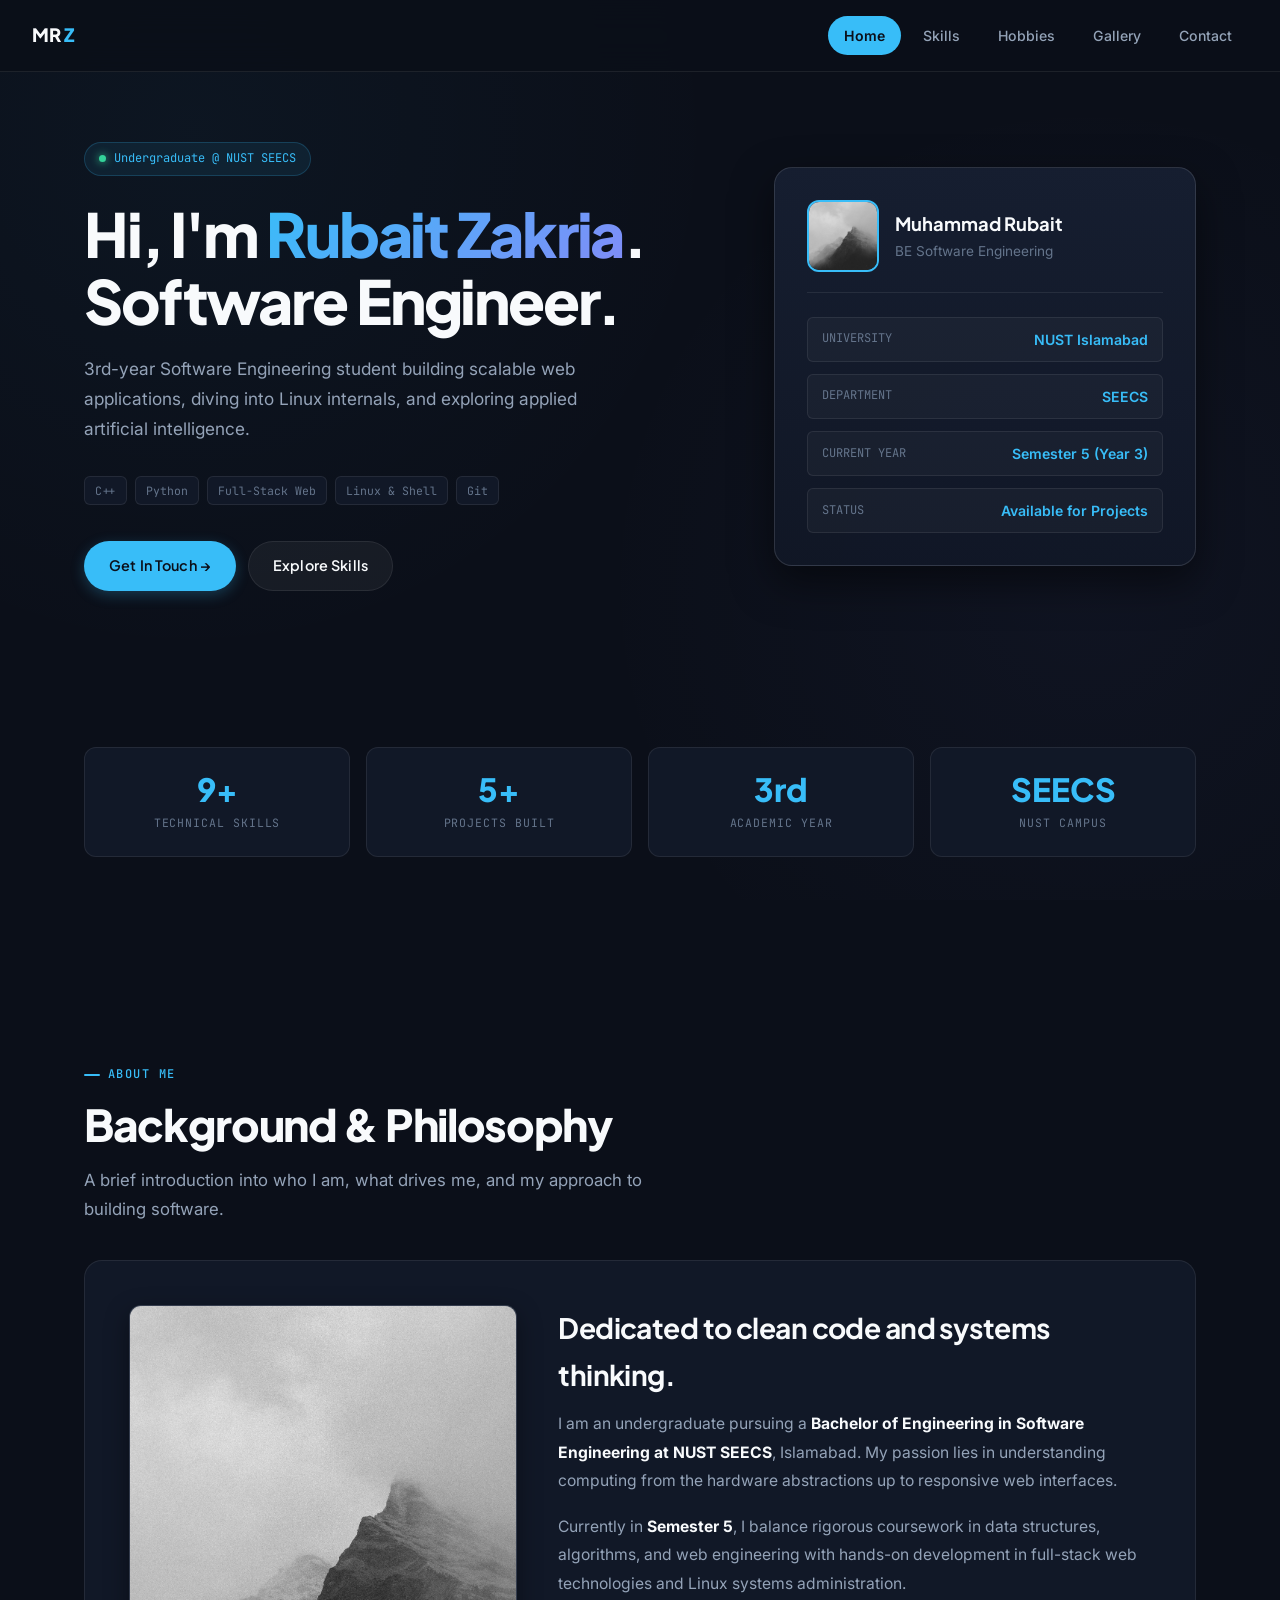
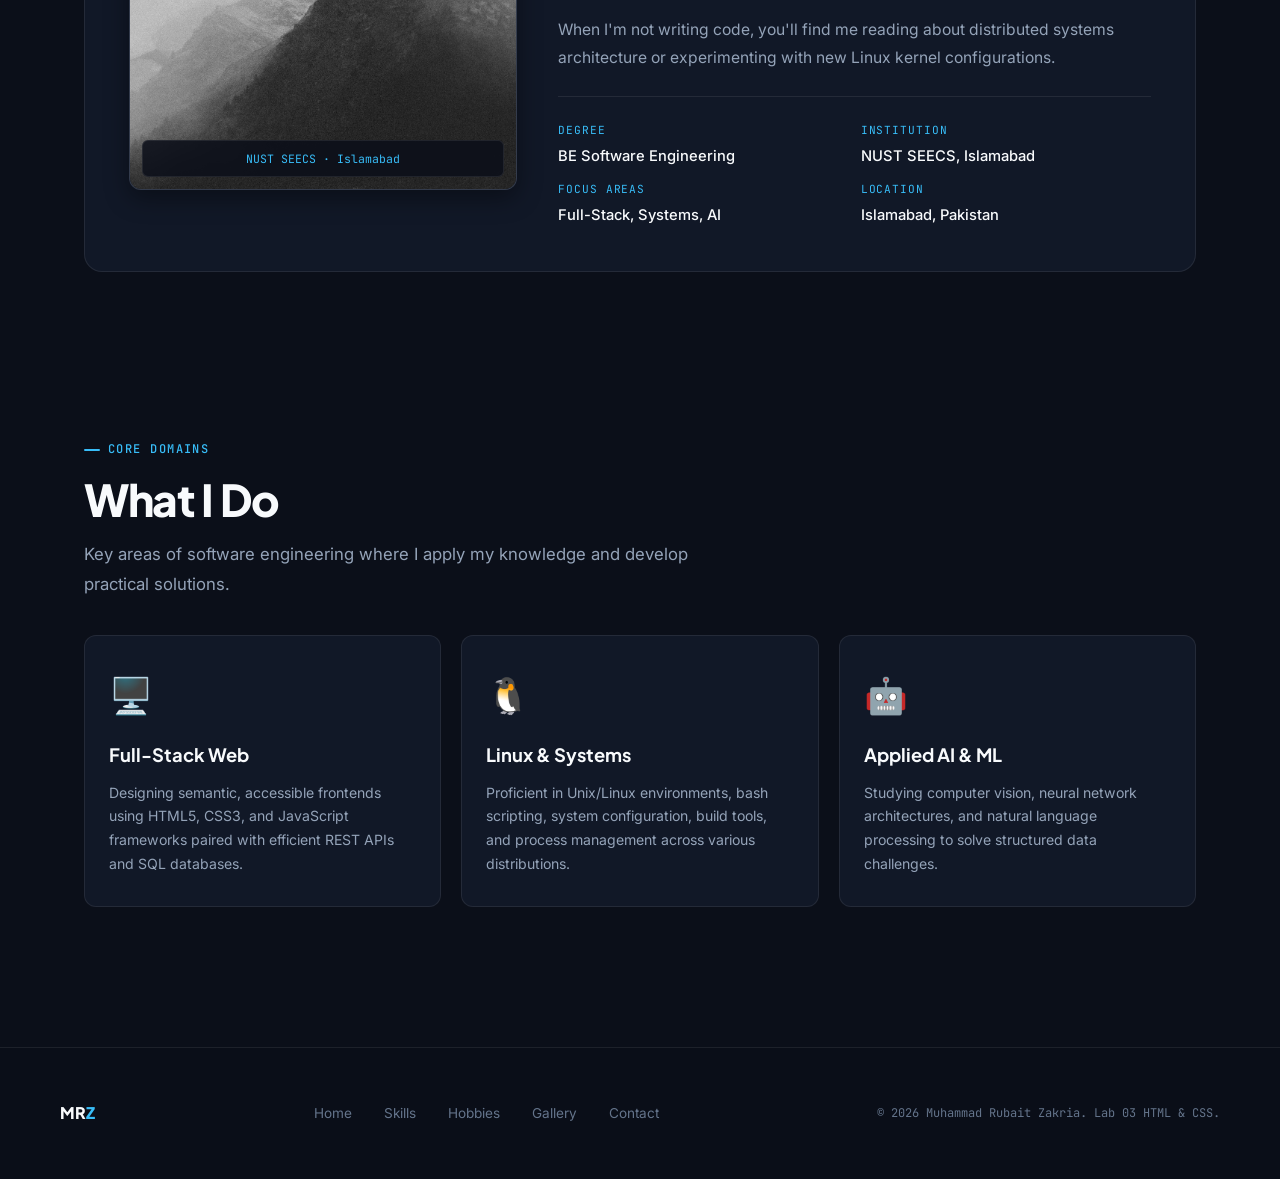
<file: index.html>
<!DOCTYPE html>
<!-- index.html — Home · Muhammad Rubait Zakria Portfolio (HTML & CSS) -->
<html lang="en">
<head>
  <meta charset="UTF-8">
  <meta name="viewport" content="width=device-width, initial-scale=1.0">
  <meta name="description" content="Muhammad Rubait Zakria — Software Engineering student at NUST SEECS. Full-stack development, Linux systems, and AI exploration.">
  <meta name="author" content="Muhammad Rubait Zakria">
  <title>Muhammad Rubait Zakria — Software Engineer</title>
  <link rel="preconnect" href="https://fonts.googleapis.com">
  <link rel="preconnect" href="https://fonts.gstatic.com" crossorigin>
  <link rel="stylesheet" href="css/style.css">
</head>
<body>

  <!-- ===== NAVIGATION ===== -->
  <header>
    <nav class="nav" aria-label="Main navigation">
      <a href="index.html" class="nav-logo">MR<span>Z</span></a>
      <div class="nav-links">
        <a href="index.html" class="active" aria-current="page">Home</a>
        <a href="skills.html">Skills</a>
        <a href="hobbies.html">Hobbies</a>
        <a href="gallery.html">Gallery</a>
        <a href="contact.html">Contact</a>
      </div>
    </nav>
  </header>

  <main>
    <!-- ===== HERO SECTION ===== -->
    <section class="hero" aria-labelledby="hero-title">
      <div class="hero-wrapper">
        
        <!-- Hero Introduction Text -->
        <div class="hero-content">
          <div class="hero-status">
            <span class="status-dot" aria-hidden="true"></span>
            Undergraduate @ NUST SEECS
          </div>

          <h1 class="hero-title" id="hero-title">
            Hi, I'm <span class="gradient-text">Rubait Zakria</span>.<br>
            Software Engineer.
          </h1>

          <p class="hero-desc">
            3rd-year Software Engineering student building scalable web applications, diving into Linux internals, and exploring applied artificial intelligence.
          </p>

          <div class="hero-tags" aria-label="Key competencies">
            <span class="hero-tag">C++</span>
            <span class="hero-tag">Python</span>
            <span class="hero-tag">Full-Stack Web</span>
            <span class="hero-tag">Linux &amp; Shell</span>
            <span class="hero-tag">Git</span>
          </div>

          <div class="btn-group">
            <a href="contact.html" class="btn btn-primary">Get In Touch →</a>
            <a href="skills.html" class="btn btn-secondary">Explore Skills</a>
          </div>
        </div>

        <!-- Hero Card / Profile Summary -->
        <div class="hero-card">
          <div class="hero-card-header">
            <img src="images/05.jpg" alt="Muhammad Rubait Zakria" class="hero-avatar">
            <div>
              <h2 class="hero-meta-title">Muhammad Rubait</h2>
              <p class="hero-meta-sub">BE Software Engineering</p>
            </div>
          </div>

          <div class="hero-quick-list">
            <div class="quick-item">
              <span class="quick-label">University</span>
              <span class="quick-value">NUST Islamabad</span>
            </div>
            <div class="quick-item">
              <span class="quick-label">Department</span>
              <span class="quick-value">SEECS</span>
            </div>
            <div class="quick-item">
              <span class="quick-label">Current Year</span>
              <span class="quick-value">Semester 5 (Year 3)</span>
            </div>
            <div class="quick-item">
              <span class="quick-label">Status</span>
              <span class="quick-value">Available for Projects</span>
            </div>
          </div>
        </div>

      </div>
    </section>

    <!-- ===== STATS SECTION ===== -->
    <section class="section" aria-label="Quick statistics">
      <div class="stats-grid">
        <div class="stat-box">
          <div class="stat-number">9+</div>
          <div class="stat-label">Technical Skills</div>
        </div>
        <div class="stat-box">
          <div class="stat-number">5+</div>
          <div class="stat-label">Projects Built</div>
        </div>
        <div class="stat-box">
          <div class="stat-number">3rd</div>
          <div class="stat-label">Academic Year</div>
        </div>
        <div class="stat-box">
          <div class="stat-number">SEECS</div>
          <div class="stat-label">NUST Campus</div>
        </div>
      </div>
    </section>

    <!-- ===== ABOUT ME SECTION (Lab 03 Float & Clear) ===== -->
    <section class="section" id="about" aria-labelledby="about-heading">
      <div class="eyebrow">About Me</div>
      <h2 class="h-xl" id="about-heading">Background &amp; Philosophy</h2>
      <p class="body-lg body-lead">A brief introduction into who I am, what drives me, and my approach to building software.</p>

      <!-- Float-based container with clearfix -->
      <div class="about-box clearfix">
        
        <!-- Float Left Column -->
        <div class="about-img-col">
          <div class="about-photo-wrapper">
            <img src="images/05.jpg" alt="Muhammad Rubait Zakria — Profile">
            <div class="about-badge">NUST SEECS · Islamabad</div>
          </div>
        </div>

        <!-- Float Right Column -->
        <div class="about-text-col">
          <h3 class="h-lg">Dedicated to clean code and systems thinking.</h3>
          <div class="about-body">
            <p>I am an undergraduate pursuing a <strong>Bachelor of Engineering in Software Engineering at NUST SEECS</strong>, Islamabad. My passion lies in understanding computing from the hardware abstractions up to responsive web interfaces.</p>
            <p>Currently in <strong>Semester 5</strong>, I balance rigorous coursework in data structures, algorithms, and web engineering with hands-on development in full-stack web technologies and Linux systems administration.</p>
            <p>When I'm not writing code, you'll find me reading about distributed systems architecture or experimenting with new Linux kernel configurations.</p>
          </div>

          <div class="about-grid-info">
            <div class="info-item">
              <span class="info-label">Degree</span>
              <span class="info-val">BE Software Engineering</span>
            </div>
            <div class="info-item">
              <span class="info-label">Institution</span>
              <span class="info-val">NUST SEECS, Islamabad</span>
            </div>
            <div class="info-item">
              <span class="info-label">Focus Areas</span>
              <span class="info-val">Full-Stack, Systems, AI</span>
            </div>
            <div class="info-item">
              <span class="info-label">Location</span>
              <span class="info-val">Islamabad, Pakistan</span>
            </div>
          </div>
        </div>

      </div>
      <!-- Clear Float element (Lab 03 requirement) -->
      <div class="clear"></div>
    </section>

    <!-- ===== FOCUS AREAS / SERVICES ===== -->
    <section class="section" id="focus" aria-labelledby="focus-heading">
      <div class="eyebrow">Core Domains</div>
      <h2 class="h-xl" id="focus-heading">What I Do</h2>
      <p class="body-lg body-lead">Key areas of software engineering where I apply my knowledge and develop practical solutions.</p>

      <div class="services-grid">
        <div class="service-card">
          <span class="service-icon" aria-hidden="true">🖥️</span>
          <h3>Full-Stack Web</h3>
          <p>Designing semantic, accessible frontends using HTML5, CSS3, and JavaScript frameworks paired with efficient REST APIs and SQL databases.</p>
        </div>

        <div class="service-card">
          <span class="service-icon" aria-hidden="true">🐧</span>
          <h3>Linux &amp; Systems</h3>
          <p>Proficient in Unix/Linux environments, bash scripting, system configuration, build tools, and process management across various distributions.</p>
        </div>

        <div class="service-card">
          <span class="service-icon" aria-hidden="true">🤖</span>
          <h3>Applied AI &amp; ML</h3>
          <p>Studying computer vision, neural network architectures, and natural language processing to solve structured data challenges.</p>
        </div>
      </div>
    </section>
  </main>

  <!-- ===== FOOTER ===== -->
  <footer>
    <div class="footer-inner">
      <a href="index.html" class="footer-logo">MR<span>Z</span></a>
      <nav class="footer-nav" aria-label="Footer navigation">
        <a href="index.html">Home</a>
        <a href="skills.html">Skills</a>
        <a href="hobbies.html">Hobbies</a>
        <a href="gallery.html">Gallery</a>
        <a href="contact.html">Contact</a>
      </nav>
      <p class="footer-copy">© 2026 Muhammad Rubait Zakria. Lab 03 HTML &amp; CSS.</p>
    </div>
  </footer>

</body>
</html>
</file>
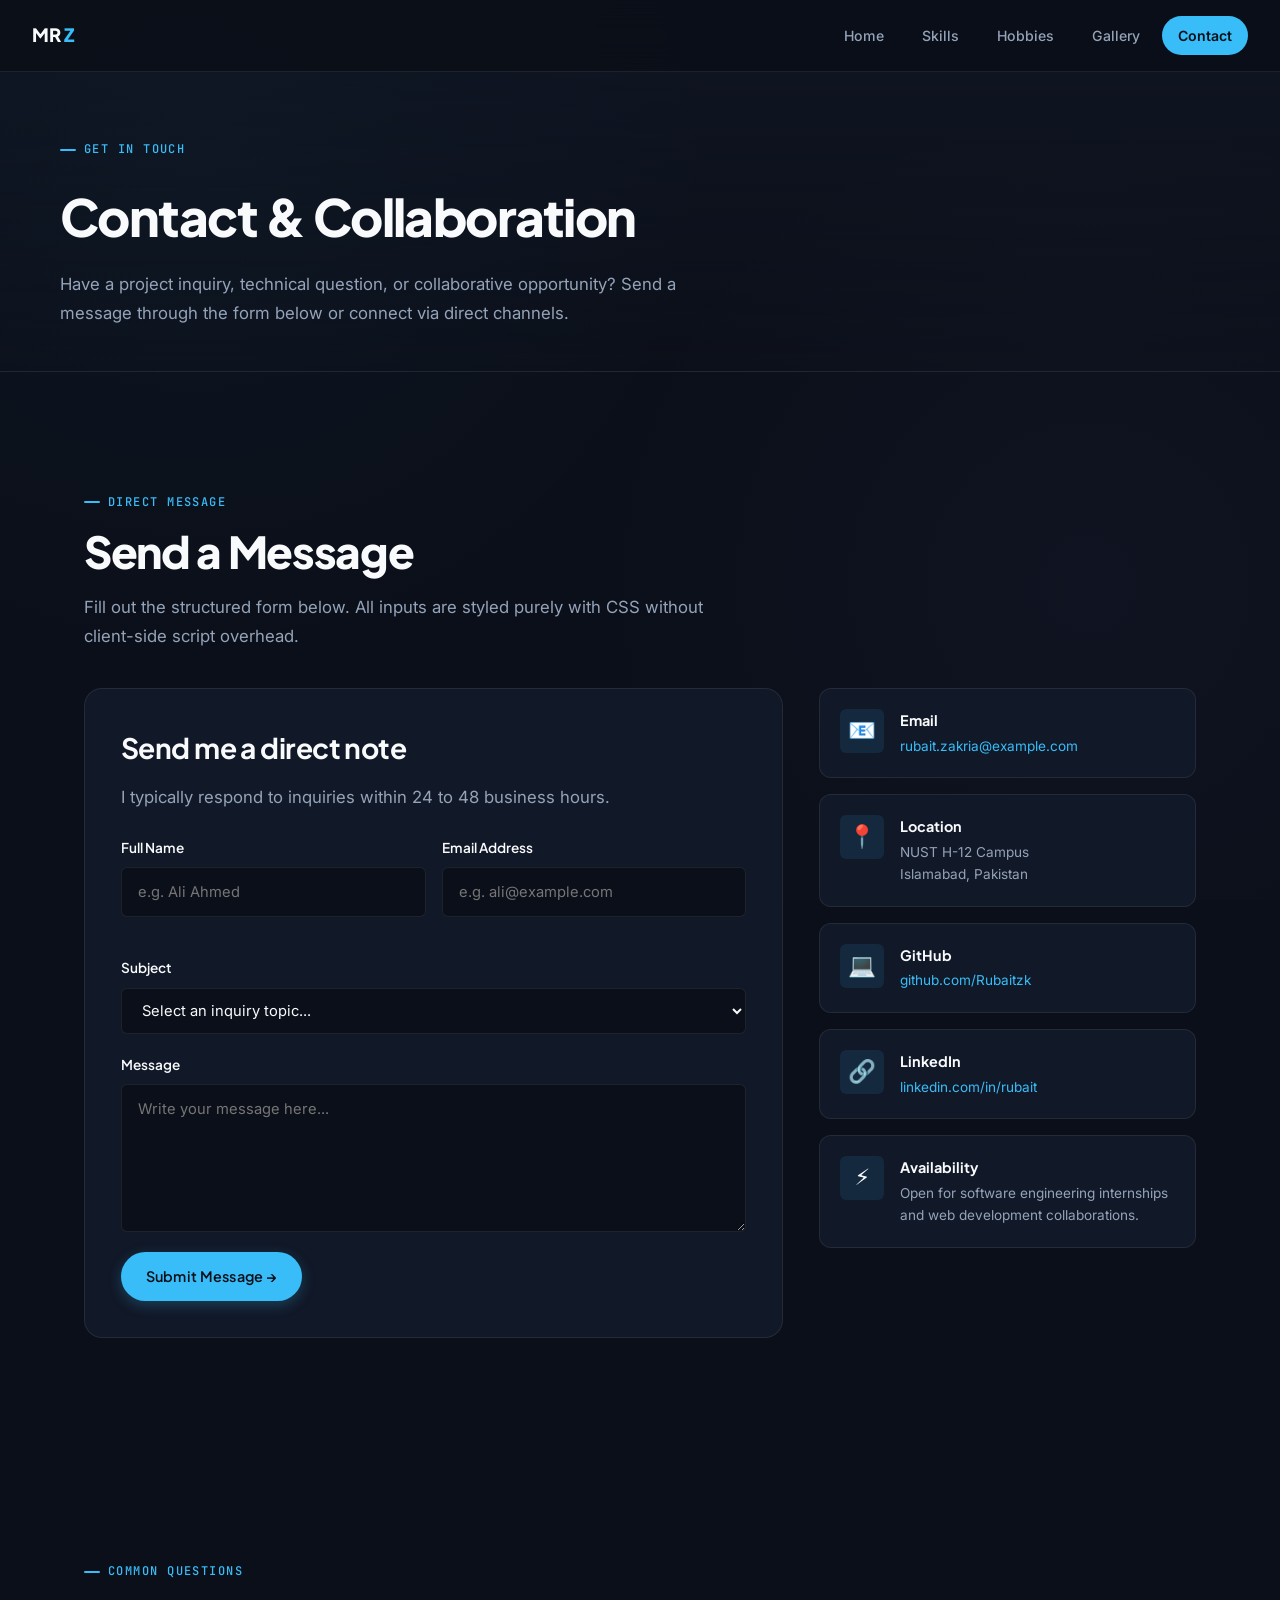
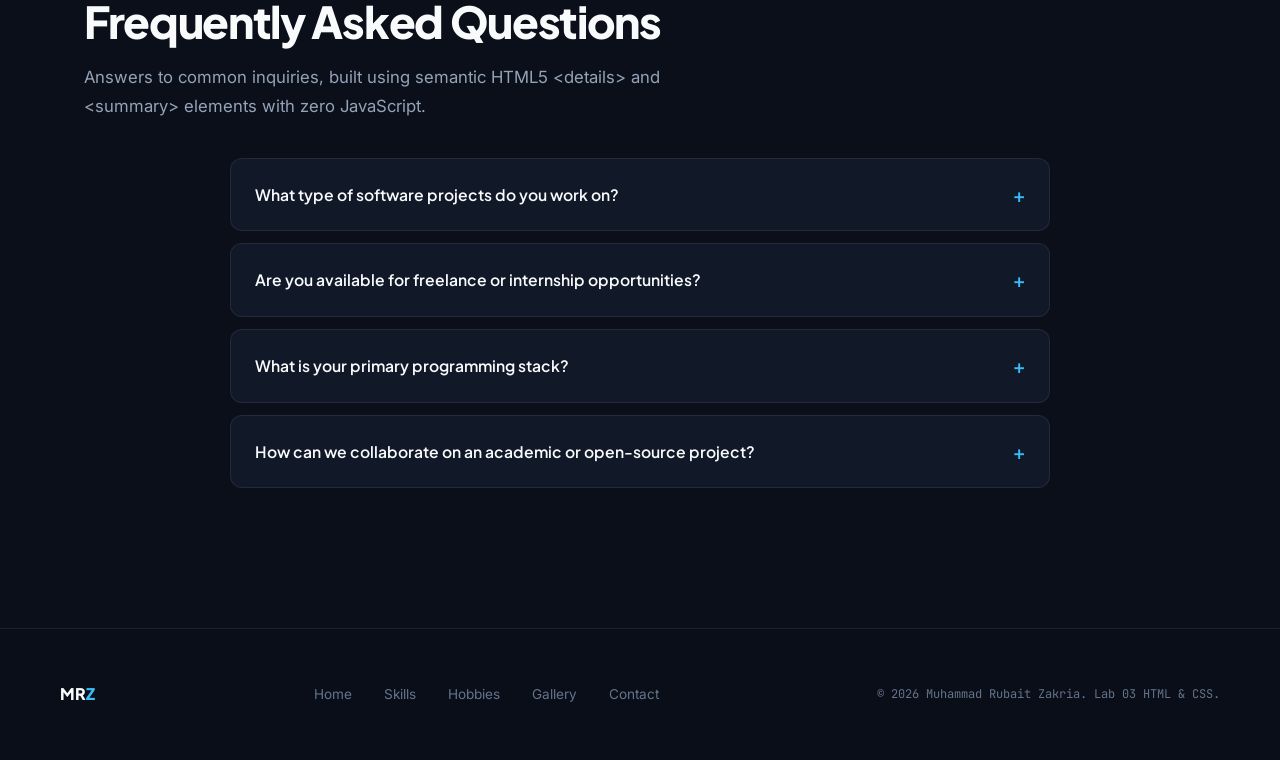
<file: contact.html>
<!DOCTYPE html>
<!-- contact.html — Contact · Muhammad Rubait Zakria Portfolio (HTML & CSS) -->
<html lang="en">
<head>
  <meta charset="UTF-8">
  <meta name="viewport" content="width=device-width, initial-scale=1.0">
  <meta name="description" content="Get in touch with Muhammad Rubait Zakria — contact form, email address, campus location, social links, and frequently asked questions.">
  <meta name="author" content="Muhammad Rubait Zakria">
  <title>Contact — Muhammad Rubait Zakria</title>
  <link rel="preconnect" href="https://fonts.googleapis.com">
  <link rel="preconnect" href="https://fonts.gstatic.com" crossorigin>
  <link rel="stylesheet" href="css/style.css">
</head>
<body>

  <!-- ===== NAVIGATION ===== -->
  <header>
    <nav class="nav" aria-label="Main navigation">
      <a href="index.html" class="nav-logo">MR<span>Z</span></a>
      <div class="nav-links">
        <a href="index.html">Home</a>
        <a href="skills.html">Skills</a>
        <a href="hobbies.html">Hobbies</a>
        <a href="gallery.html">Gallery</a>
        <a href="contact.html" class="active" aria-current="page">Contact</a>
      </div>
    </nav>
  </header>

  <main>
    <!-- ===== PAGE HEADER ===== -->
    <section class="page-header">
      <div class="page-header-inner">
        <div class="eyebrow">Get In Touch</div>
        <h1 class="page-title">Contact &amp; Collaboration</h1>
        <p class="page-subtitle">Have a project inquiry, technical question, or collaborative opportunity? Send a message through the form below or connect via direct channels.</p>
      </div>
    </section>

    <!-- ===== CONTACT SECTION ===== -->
    <section class="section" id="contact" aria-labelledby="contact-heading">
      <div class="eyebrow">Direct Message</div>
      <h2 class="h-xl" id="contact-heading">Send a Message</h2>
      <p class="body-lg body-lead">Fill out the structured form below. All inputs are styled purely with CSS without client-side script overhead.</p>

      <div class="contact-grid">
        <!-- Contact Form -->
        <div class="contact-form-box">
          <h3 class="h-lg">Send me a direct note</h3>
          <p class="body-lg">I typically respond to inquiries within 24 to 48 business hours.</p>

          <form action="#" method="post">
            <div class="form-row">
              <div class="form-group">
                <label for="name" class="form-label">Full Name</label>
                <input type="text" id="name" name="name" class="form-control" placeholder="e.g. Ali Ahmed" required>
              </div>

              <div class="form-group">
                <label for="email" class="form-label">Email Address</label>
                <input type="email" id="email" name="email" class="form-control" placeholder="e.g. ali@example.com" required>
              </div>
            </div>

            <div class="form-group">
              <label for="subject" class="form-label">Subject</label>
              <select id="subject" name="subject" class="form-control" required>
                <option value="" disabled selected>Select an inquiry topic...</option>
                <option value="collaboration">Project Collaboration</option>
                <option value="freelance">Freelance Development</option>
                <option value="academic">Academic &amp; Research Discussion</option>
                <option value="general">General Inquiry</option>
              </select>
            </div>

            <div class="form-group">
              <label for="message" class="form-label">Message</label>
              <textarea id="message" name="message" class="form-control" rows="5" placeholder="Write your message here..." required></textarea>
            </div>

            <button type="submit" class="btn btn-primary">Submit Message →</button>
          </form>
        </div>

        <!-- Contact Information Sidebar -->
        <aside class="contact-sidebar" aria-label="Direct contact details">
          <!-- Email -->
          <div class="contact-card">
            <div class="contact-icon" aria-hidden="true">📧</div>
            <div class="contact-details">
              <h4>Email</h4>
              <p><a href="mailto:rubait.zakria@example.com">rubait.zakria@example.com</a></p>
            </div>
          </div>

          <!-- Location -->
          <div class="contact-card">
            <div class="contact-icon" aria-hidden="true">📍</div>
            <div class="contact-details">
              <h4>Location</h4>
              <p>NUST H-12 Campus<br>Islamabad, Pakistan</p>
            </div>
          </div>

          <!-- GitHub -->
          <div class="contact-card">
            <div class="contact-icon" aria-hidden="true">💻</div>
            <div class="contact-details">
              <h4>GitHub</h4>
              <p><a href="https://github.com/Rubaitzk" target="_blank" rel="noopener noreferrer">github.com/Rubaitzk</a></p>
            </div>
          </div>

          <!-- LinkedIn -->
          <div class="contact-card">
            <div class="contact-icon" aria-hidden="true">🔗</div>
            <div class="contact-details">
              <h4>LinkedIn</h4>
              <p><a href="https://linkedin.com/" target="_blank" rel="noopener noreferrer">linkedin.com/in/rubait</a></p>
            </div>
          </div>

          <!-- Availability Card -->
          <div class="contact-card">
            <div class="contact-icon" aria-hidden="true">⚡</div>
            <div class="contact-details">
              <h4>Availability</h4>
              <p>Open for software engineering internships and web development collaborations.</p>
            </div>
          </div>
        </aside>
      </div>
    </section>

    <!-- ===== FAQ ACCORDION (Pure HTML5 & CSS) ===== -->
    <section class="section" id="faq" aria-labelledby="faq-heading">
      <div class="eyebrow">Common Questions</div>
      <h2 class="h-xl" id="faq-heading">Frequently Asked Questions</h2>
      <p class="body-lg body-lead">Answers to common inquiries, built using semantic HTML5 &lt;details&gt; and &lt;summary&gt; elements with zero JavaScript.</p>

      <div class="faq-list">
        <details class="faq-card">
          <summary>
            <span>What type of software projects do you work on?</span>
            <span class="faq-icon" aria-hidden="true">+</span>
          </summary>
          <div class="faq-answer">
            <p>I primarily work on full-stack web applications (HTML5/CSS3, JavaScript/React, Node.js, SQL), system-level utilities in C++ and Python, and exploratory machine learning workflows.</p>
          </div>
        </details>

        <details class="faq-card">
          <summary>
            <span>Are you available for freelance or internship opportunities?</span>
            <span class="faq-icon" aria-hidden="true">+</span>
          </summary>
          <div class="faq-answer">
            <p>Yes, I am open to freelance web projects and software engineering internship opportunities. I manage my timeline alongside university coursework to ensure reliable delivery.</p>
          </div>
        </details>

        <details class="faq-card">
          <summary>
            <span>What is your primary programming stack?</span>
            <span class="faq-icon" aria-hidden="true">+</span>
          </summary>
          <div class="faq-answer">
            <p>My core programming stack includes C++ and Python for algorithms and data processing, HTML5/CSS3/JavaScript for web engineering, and Linux environments for systems administration.</p>
          </div>
        </details>

        <details class="faq-card">
          <summary>
            <span>How can we collaborate on an academic or open-source project?</span>
            <span class="faq-icon" aria-hidden="true">+</span>
          </summary>
          <div class="faq-answer">
            <p>You can reach out via the contact form above or email me directly with a brief outline of the project goals, repository link, and expected contribution scope.</p>
          </div>
        </details>
      </div>
    </section>
  </main>

  <!-- ===== FOOTER ===== -->
  <footer>
    <div class="footer-inner">
      <a href="index.html" class="footer-logo">MR<span>Z</span></a>
      <nav class="footer-nav" aria-label="Footer navigation">
        <a href="index.html">Home</a>
        <a href="skills.html">Skills</a>
        <a href="hobbies.html">Hobbies</a>
        <a href="gallery.html">Gallery</a>
        <a href="contact.html">Contact</a>
      </nav>
      <p class="footer-copy">© 2026 Muhammad Rubait Zakria. Lab 03 HTML &amp; CSS.</p>
    </div>
  </footer>

</body>
</html>
</file>
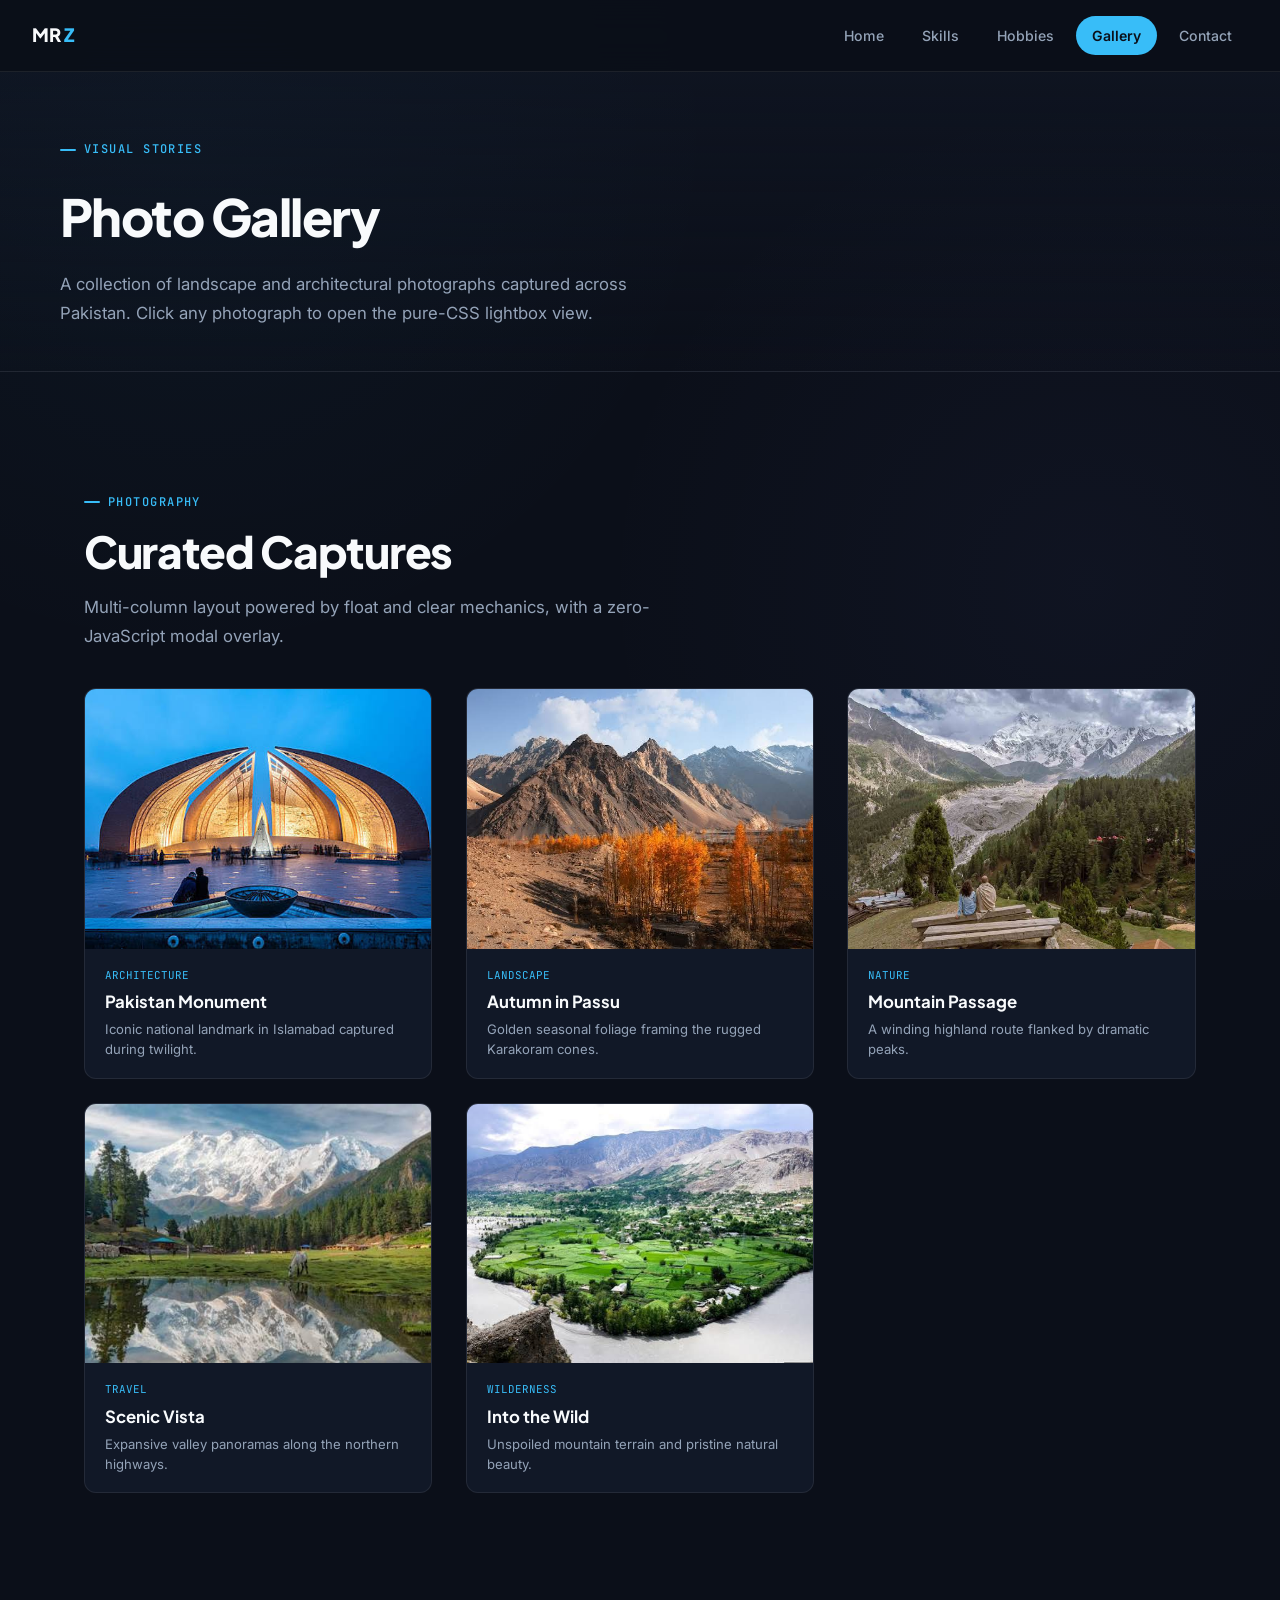
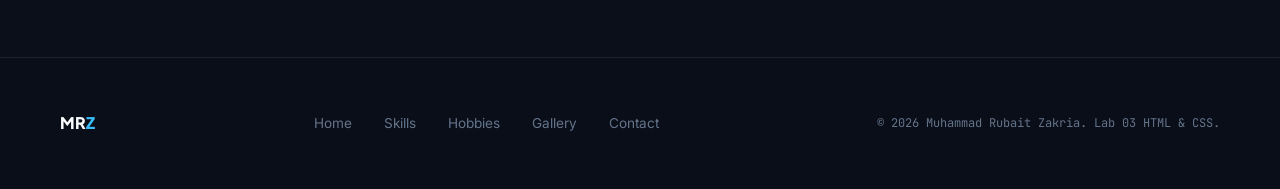
<file: gallery.html>
<!DOCTYPE html>
<!-- gallery.html — Photo Gallery · Muhammad Rubait Zakria Portfolio (HTML & CSS) -->
<html lang="en">
<head>
  <meta charset="UTF-8">
  <meta name="viewport" content="width=device-width, initial-scale=1.0">
  <meta name="description" content="Curated photo gallery by Muhammad Rubait Zakria — capturing monuments, landscapes, and mountain vistas across Pakistan.">
  <meta name="author" content="Muhammad Rubait Zakria">
  <title>Gallery — Muhammad Rubait Zakria</title>
  <link rel="preconnect" href="https://fonts.googleapis.com">
  <link rel="preconnect" href="https://fonts.gstatic.com" crossorigin>
  <link rel="stylesheet" href="css/style.css">
</head>
<body>

  <!-- ===== NAVIGATION ===== -->
  <header>
    <nav class="nav" aria-label="Main navigation">
      <a href="index.html" class="nav-logo">MR<span>Z</span></a>
      <div class="nav-links">
        <a href="index.html">Home</a>
        <a href="skills.html">Skills</a>
        <a href="hobbies.html">Hobbies</a>
        <a href="gallery.html" class="active" aria-current="page">Gallery</a>
        <a href="contact.html">Contact</a>
      </div>
    </nav>
  </header>

  <main>
    <!-- ===== PAGE HEADER ===== -->
    <section class="page-header">
      <div class="page-header-inner">
        <div class="eyebrow">Visual Stories</div>
        <h1 class="page-title">Photo Gallery</h1>
        <p class="page-subtitle">A collection of landscape and architectural photographs captured across Pakistan. Click any photograph to open the pure-CSS lightbox view.</p>
      </div>
    </section>

    <!-- ===== GALLERY SECTION (Lab 03 Float & Clear) ===== -->
    <section class="section" id="gallery" aria-labelledby="gallery-heading">
      <div class="eyebrow">Photography</div>
      <h2 class="h-xl" id="gallery-heading">Curated Captures</h2>
      <p class="body-lg body-lead">Multi-column layout powered by float and clear mechanics, with a zero-JavaScript modal overlay.</p>

      <!-- Float Container for Lab 03 compliance -->
      <div class="gallery-float-grid clearfix">
        
        <!-- Photo 1 -->
        <div class="gallery-item-wrap">
          <a href="#photo1" class="gallery-card" aria-label="View Pakistan Monument full photo">
            <img src="images/pic1.jpg" alt="Pakistan Monument in Islamabad illuminated at dusk" loading="lazy">
            <div class="gallery-info">
              <div class="gallery-tag">Architecture</div>
              <h3 class="gallery-title">Pakistan Monument</h3>
              <p class="gallery-desc">Iconic national landmark in Islamabad captured during twilight.</p>
            </div>
          </a>
        </div>

        <!-- Photo 2 -->
        <div class="gallery-item-wrap">
          <a href="#photo2" class="gallery-card" aria-label="View Autumn in Passu full photo">
            <img src="images/pic2.jpg" alt="Golden autumn colors in Passu against the Karakoram range" loading="lazy">
            <div class="gallery-info">
              <div class="gallery-tag">Landscape</div>
              <h3 class="gallery-title">Autumn in Passu</h3>
              <p class="gallery-desc">Golden seasonal foliage framing the rugged Karakoram cones.</p>
            </div>
          </a>
        </div>

        <!-- Photo 3 -->
        <div class="gallery-item-wrap">
          <a href="#photo3" class="gallery-card" aria-label="View Mountain Passage full photo">
            <img src="images/pic3.jpg" alt="Mountain passage and trails in Northern Pakistan" loading="lazy">
            <div class="gallery-info">
              <div class="gallery-tag">Nature</div>
              <h3 class="gallery-title">Mountain Passage</h3>
              <p class="gallery-desc">A winding highland route flanked by dramatic peaks.</p>
            </div>
          </a>
        </div>

        <!-- Photo 4 -->
        <div class="gallery-item-wrap">
          <a href="#photo4" class="gallery-card" aria-label="View Scenic Vista full photo">
            <img src="images/pic4.jpg" alt="Scenic alpine vista in Northern Pakistan" loading="lazy">
            <div class="gallery-info">
              <div class="gallery-tag">Travel</div>
              <h3 class="gallery-title">Scenic Vista</h3>
              <p class="gallery-desc">Expansive valley panoramas along the northern highways.</p>
            </div>
          </a>
        </div>

        <!-- Photo 5 -->
        <div class="gallery-item-wrap">
          <a href="#photo5" class="gallery-card" aria-label="View Into the Wild full photo">
            <img src="images/pic5.jpg" alt="Untouched wilderness and mountain slopes of Pakistan" loading="lazy">
            <div class="gallery-info">
              <div class="gallery-tag">Wilderness</div>
              <h3 class="gallery-title">Into the Wild</h3>
              <p class="gallery-desc">Unspoiled mountain terrain and pristine natural beauty.</p>
            </div>
          </a>
        </div>

      </div>

      <!-- Float Clear Element (Lab 03 Requirement) -->
      <div class="clear"></div>
    </section>

    <!-- ===== PURE CSS LIGHTBOX MODALS (:target) ===== -->
    <!-- Modal 1 -->
    <div id="photo1" class="lightbox-modal" role="dialog" aria-modal="true" aria-label="Photo viewer: Pakistan Monument">
      <a href="#gallery" class="lightbox-backdrop" aria-label="Close photo viewer"></a>
      <div class="lightbox-content">
        <img src="images/pic1.jpg" alt="Pakistan Monument in Islamabad illuminated at dusk">
        <div class="lightbox-footer">
          <div class="lightbox-caption">
            <h4>Pakistan Monument — Islamabad</h4>
            <p>Architectural landmark celebrating national heritage.</p>
          </div>
          <a href="#gallery" class="lightbox-close" aria-label="Close modal">✕</a>
        </div>
      </div>
    </div>

    <!-- Modal 2 -->
    <div id="photo2" class="lightbox-modal" role="dialog" aria-modal="true" aria-label="Photo viewer: Autumn in Passu">
      <a href="#gallery" class="lightbox-backdrop" aria-label="Close photo viewer"></a>
      <div class="lightbox-content">
        <img src="images/pic2.jpg" alt="Golden autumn foliage in Passu against the Karakoram range">
        <div class="lightbox-footer">
          <div class="lightbox-caption">
            <h4>Autumn in Passu — Karakoram</h4>
            <p>Vibrant golden foliage against snow-capped peaks.</p>
          </div>
          <a href="#gallery" class="lightbox-close" aria-label="Close modal">✕</a>
        </div>
      </div>
    </div>

    <!-- Modal 3 -->
    <div id="photo3" class="lightbox-modal" role="dialog" aria-modal="true" aria-label="Photo viewer: Mountain Passage">
      <a href="#gallery" class="lightbox-backdrop" aria-label="Close photo viewer"></a>
      <div class="lightbox-content">
        <img src="images/pic3.jpg" alt="Mountain passage and trails in Northern Pakistan">
        <div class="lightbox-footer">
          <div class="lightbox-caption">
            <h4>Mountain Passage — Northern Pakistan</h4>
            <p>High-altitude trail passing through steep mountain valleys.</p>
          </div>
          <a href="#gallery" class="lightbox-close" aria-label="Close modal">✕</a>
        </div>
      </div>
    </div>

    <!-- Modal 4 -->
    <div id="photo4" class="lightbox-modal" role="dialog" aria-modal="true" aria-label="Photo viewer: Scenic Vista">
      <a href="#gallery" class="lightbox-backdrop" aria-label="Close photo viewer"></a>
      <div class="lightbox-content">
        <img src="images/pic4.jpg" alt="Scenic alpine vista in Northern Pakistan">
        <div class="lightbox-footer">
          <div class="lightbox-caption">
            <h4>Scenic Vista — Alpine Valleys</h4>
            <p>Panoramic natural landscape and pristine skies.</p>
          </div>
          <a href="#gallery" class="lightbox-close" aria-label="Close modal">✕</a>
        </div>
      </div>
    </div>

    <!-- Modal 5 -->
    <div id="photo5" class="lightbox-modal" role="dialog" aria-modal="true" aria-label="Photo viewer: Into the Wild">
      <a href="#gallery" class="lightbox-backdrop" aria-label="Close photo viewer"></a>
      <div class="lightbox-content">
        <img src="images/pic5.jpg" alt="Untouched wilderness and mountain slopes of Pakistan">
        <div class="lightbox-footer">
          <div class="lightbox-caption">
            <h4>Into the Wild — Untamed Nature</h4>
            <p>Raw and majestic mountain slopes in the northern region.</p>
          </div>
          <a href="#gallery" class="lightbox-close" aria-label="Close modal">✕</a>
        </div>
      </div>
    </div>
  </main>

  <!-- ===== FOOTER ===== -->
  <footer>
    <div class="footer-inner">
      <a href="index.html" class="footer-logo">MR<span>Z</span></a>
      <nav class="footer-nav" aria-label="Footer navigation">
        <a href="index.html">Home</a>
        <a href="skills.html">Skills</a>
        <a href="hobbies.html">Hobbies</a>
        <a href="gallery.html">Gallery</a>
        <a href="contact.html">Contact</a>
      </nav>
      <p class="footer-copy">© 2026 Muhammad Rubait Zakria. Lab 03 HTML &amp; CSS.</p>
    </div>
  </footer>

</body>
</html>
</file>
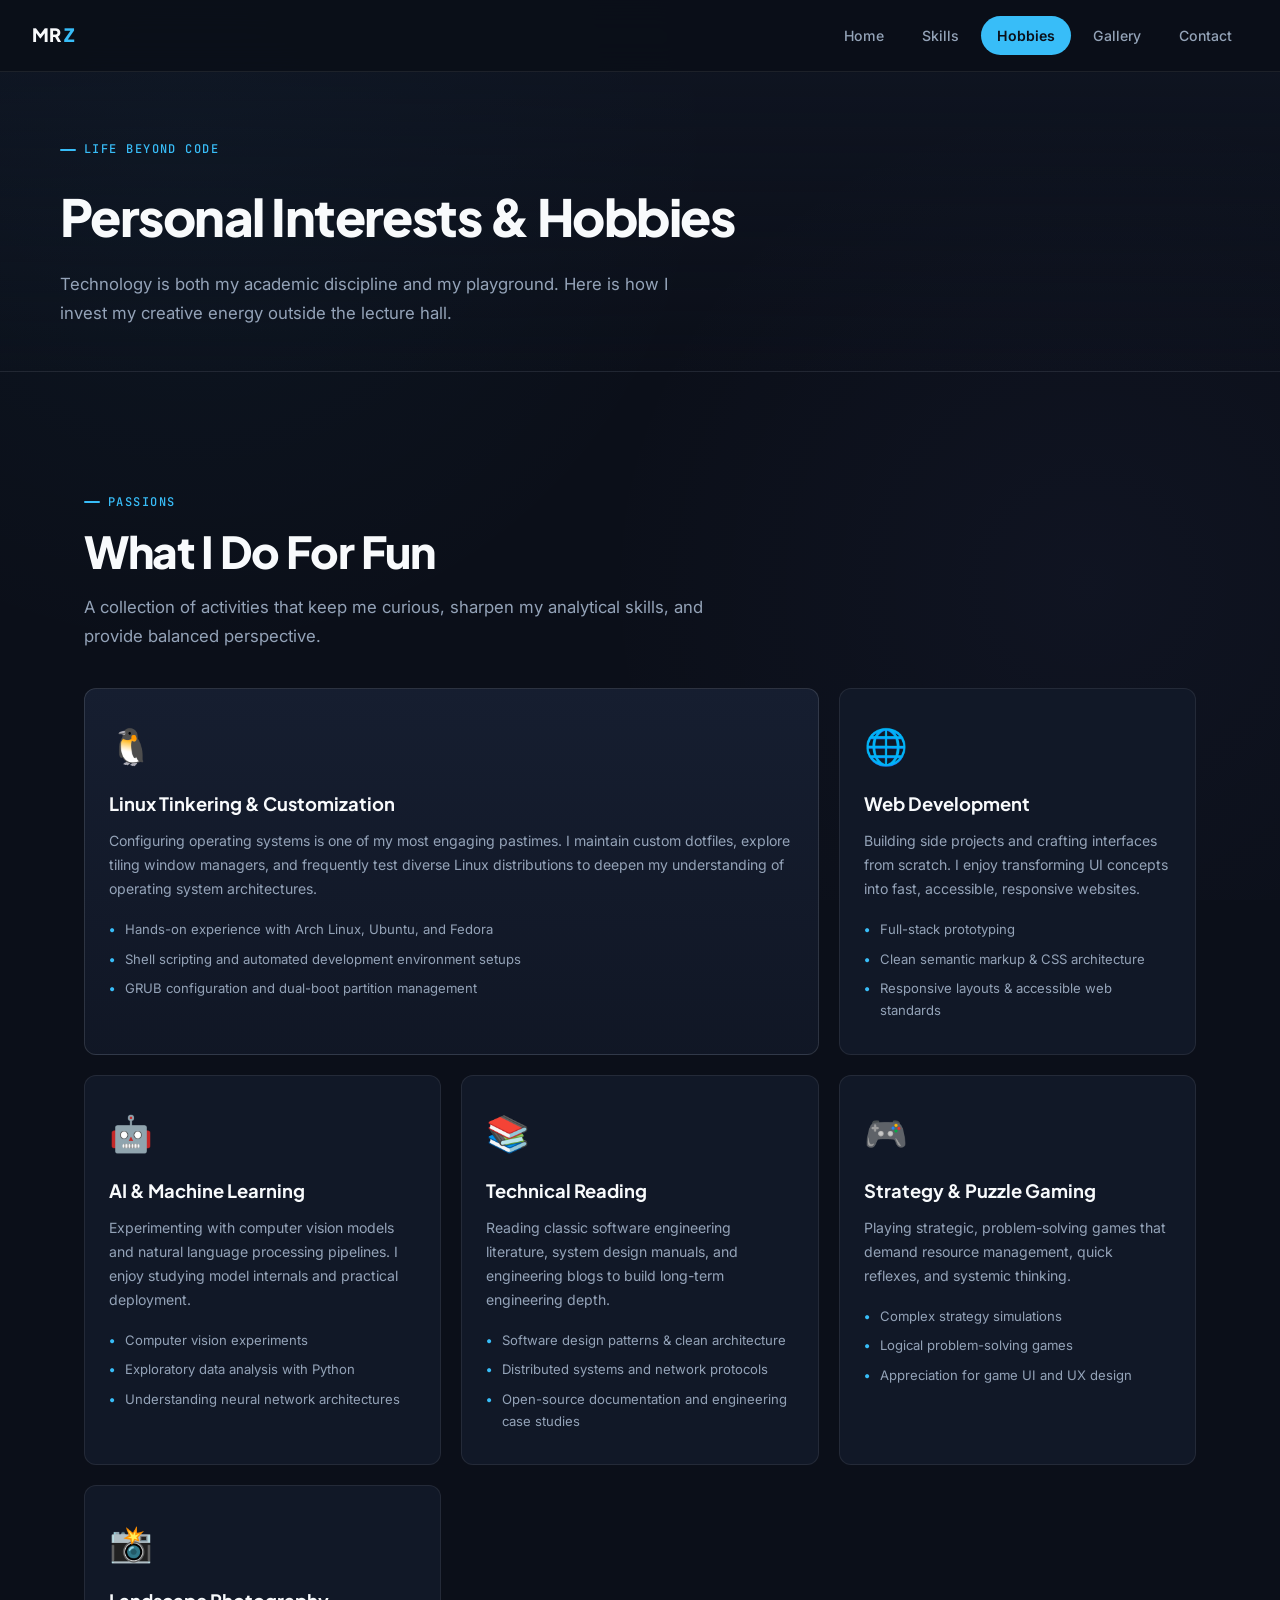
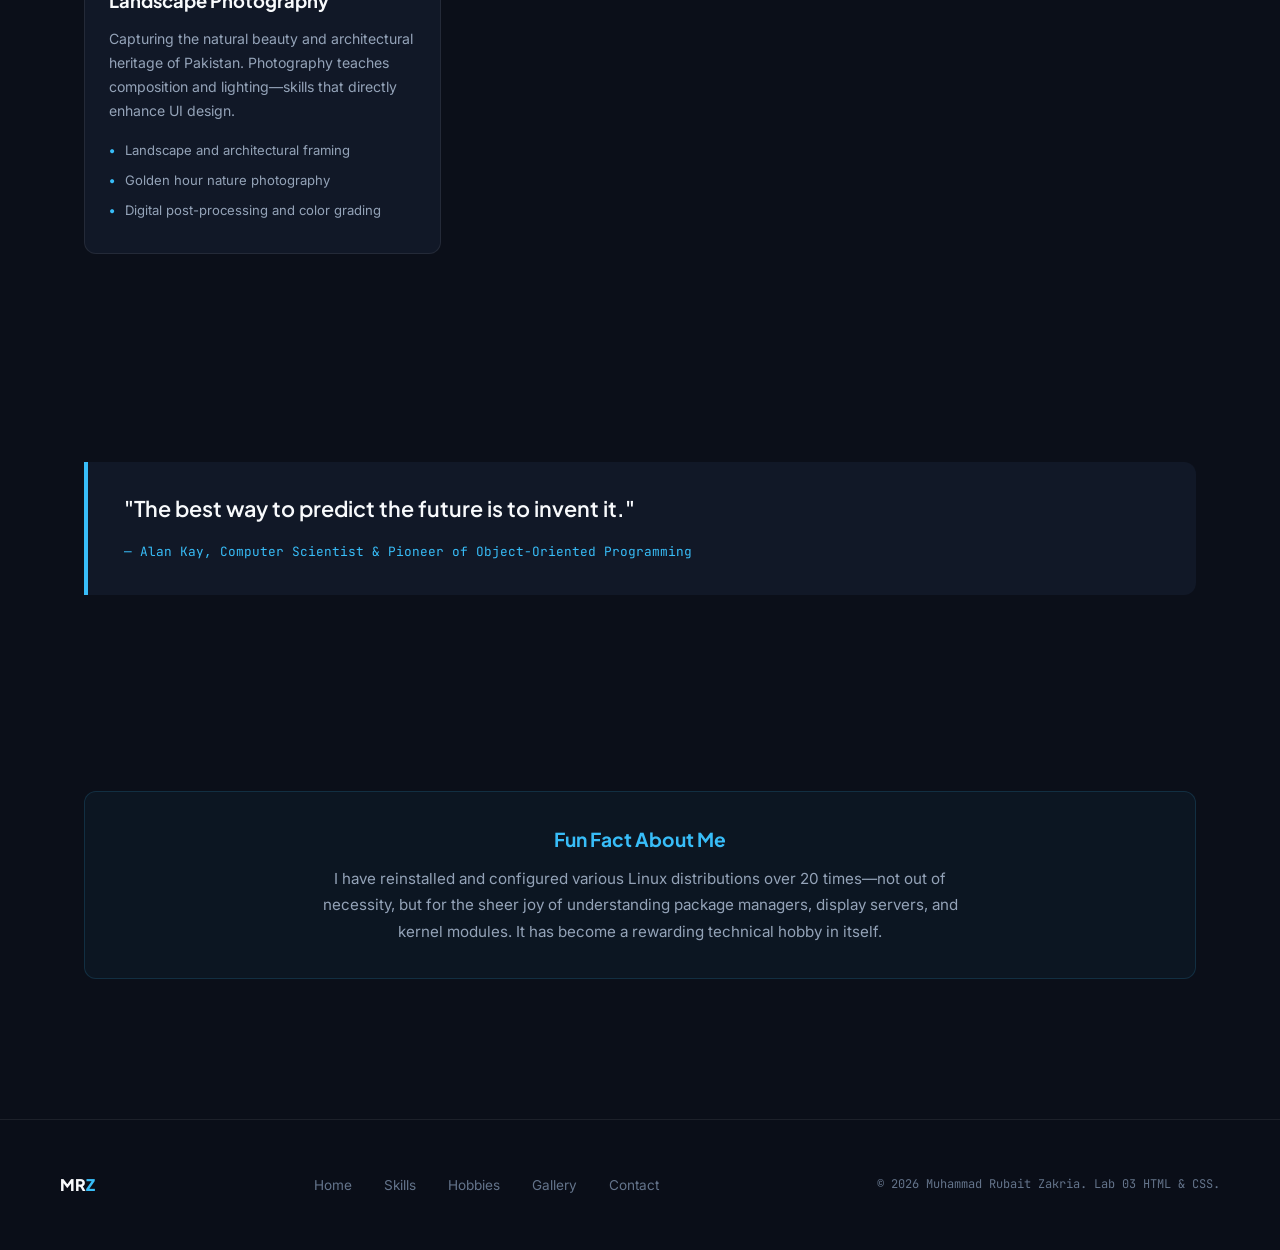
<file: hobbies.html>
<!DOCTYPE html>
<!-- hobbies.html — Life Beyond Code · Muhammad Rubait Zakria Portfolio (HTML & CSS) -->
<html lang="en">
<head>
  <meta charset="UTF-8">
  <meta name="viewport" content="width=device-width, initial-scale=1.0">
  <meta name="description" content="Hobbies and personal interests of Muhammad Rubait Zakria — Linux tinkering, web development, AI exploration, tech reading, gaming, and photography.">
  <meta name="author" content="Muhammad Rubait Zakria">
  <title>Hobbies — Muhammad Rubait Zakria</title>
  <link rel="preconnect" href="https://fonts.googleapis.com">
  <link rel="preconnect" href="https://fonts.gstatic.com" crossorigin>
  <link rel="stylesheet" href="css/style.css">
</head>
<body>

  <!-- ===== NAVIGATION ===== -->
  <header>
    <nav class="nav" aria-label="Main navigation">
      <a href="index.html" class="nav-logo">MR<span>Z</span></a>
      <div class="nav-links">
        <a href="index.html">Home</a>
        <a href="skills.html">Skills</a>
        <a href="hobbies.html" class="active" aria-current="page">Hobbies</a>
        <a href="gallery.html">Gallery</a>
        <a href="contact.html">Contact</a>
      </div>
    </nav>
  </header>

  <main>
    <!-- ===== PAGE HEADER ===== -->
    <section class="page-header">
      <div class="page-header-inner">
        <div class="eyebrow">Life Beyond Code</div>
        <h1 class="page-title">Personal Interests &amp; Hobbies</h1>
        <p class="page-subtitle">Technology is both my academic discipline and my playground. Here is how I invest my creative energy outside the lecture hall.</p>
      </div>
    </section>

    <!-- ===== HOBBIES GRID ===== -->
    <section class="section" id="hobbies" aria-labelledby="hobbies-heading">
      <div class="eyebrow">Passions</div>
      <h2 class="h-xl" id="hobbies-heading">What I Do For Fun</h2>
      <p class="body-lg body-lead">A collection of activities that keep me curious, sharpen my analytical skills, and provide balanced perspective.</p>

      <div class="hobbies-grid">
        <!-- Linux Tinkering (Featured) -->
        <article class="hobby-card featured">
          <span class="hobby-icon" aria-hidden="true">🐧</span>
          <h3>Linux Tinkering &amp; Customization</h3>
          <p>Configuring operating systems is one of my most engaging pastimes. I maintain custom dotfiles, explore tiling window managers, and frequently test diverse Linux distributions to deepen my understanding of operating system architectures.</p>
          <ul>
            <li>Hands-on experience with Arch Linux, Ubuntu, and Fedora</li>
            <li>Shell scripting and automated development environment setups</li>
            <li>GRUB configuration and dual-boot partition management</li>
          </ul>
        </article>

        <!-- Web Development -->
        <article class="hobby-card">
          <span class="hobby-icon" aria-hidden="true">🌐</span>
          <h3>Web Development</h3>
          <p>Building side projects and crafting interfaces from scratch. I enjoy transforming UI concepts into fast, accessible, responsive websites.</p>
          <ul>
            <li>Full-stack prototyping</li>
            <li>Clean semantic markup &amp; CSS architecture</li>
            <li>Responsive layouts &amp; accessible web standards</li>
          </ul>
        </article>

        <!-- AI Exploration -->
        <article class="hobby-card">
          <span class="hobby-icon" aria-hidden="true">🤖</span>
          <h3>AI &amp; Machine Learning</h3>
          <p>Experimenting with computer vision models and natural language processing pipelines. I enjoy studying model internals and practical deployment.</p>
          <ul>
            <li>Computer vision experiments</li>
            <li>Exploratory data analysis with Python</li>
            <li>Understanding neural network architectures</li>
          </ul>
        </article>

        <!-- Tech Reading -->
        <article class="hobby-card">
          <span class="hobby-icon" aria-hidden="true">📚</span>
          <h3>Technical Reading</h3>
          <p>Reading classic software engineering literature, system design manuals, and engineering blogs to build long-term engineering depth.</p>
          <ul>
            <li>Software design patterns &amp; clean architecture</li>
            <li>Distributed systems and network protocols</li>
            <li>Open-source documentation and engineering case studies</li>
          </ul>
        </article>

        <!-- Gaming -->
        <article class="hobby-card">
          <span class="hobby-icon" aria-hidden="true">🎮</span>
          <h3>Strategy &amp; Puzzle Gaming</h3>
          <p>Playing strategic, problem-solving games that demand resource management, quick reflexes, and systemic thinking.</p>
          <ul>
            <li>Complex strategy simulations</li>
            <li>Logical problem-solving games</li>
            <li>Appreciation for game UI and UX design</li>
          </ul>
        </article>

        <!-- Photography -->
        <article class="hobby-card">
          <span class="hobby-icon" aria-hidden="true">📸</span>
          <h3>Landscape Photography</h3>
          <p>Capturing the natural beauty and architectural heritage of Pakistan. Photography teaches composition and lighting—skills that directly enhance UI design.</p>
          <ul>
            <li>Landscape and architectural framing</li>
            <li>Golden hour nature photography</li>
            <li>Digital post-processing and color grading</li>
          </ul>
        </article>
      </div>
    </section>

    <!-- ===== QUOTE ===== -->
    <section class="section" aria-label="Inspirational quote">
      <div class="quote-card">
        <blockquote>"The best way to predict the future is to invent it."</blockquote>
        <cite>— Alan Kay, Computer Scientist &amp; Pioneer of Object-Oriented Programming</cite>
      </div>
    </section>

    <!-- ===== FUN FACT ===== -->
    <section class="section" aria-labelledby="fact-heading">
      <div class="fun-fact">
        <h3 id="fact-heading">Fun Fact About Me</h3>
        <p>I have reinstalled and configured various Linux distributions over 20 times—not out of necessity, but for the sheer joy of understanding package managers, display servers, and kernel modules. It has become a rewarding technical hobby in itself.</p>
      </div>
    </section>
  </main>

  <!-- ===== FOOTER ===== -->
  <footer>
    <div class="footer-inner">
      <a href="index.html" class="footer-logo">MR<span>Z</span></a>
      <nav class="footer-nav" aria-label="Footer navigation">
        <a href="index.html">Home</a>
        <a href="skills.html">Skills</a>
        <a href="hobbies.html">Hobbies</a>
        <a href="gallery.html">Gallery</a>
        <a href="contact.html">Contact</a>
      </nav>
      <p class="footer-copy">© 2026 Muhammad Rubait Zakria. Lab 03 HTML &amp; CSS.</p>
    </div>
  </footer>

</body>
</html>
</file>
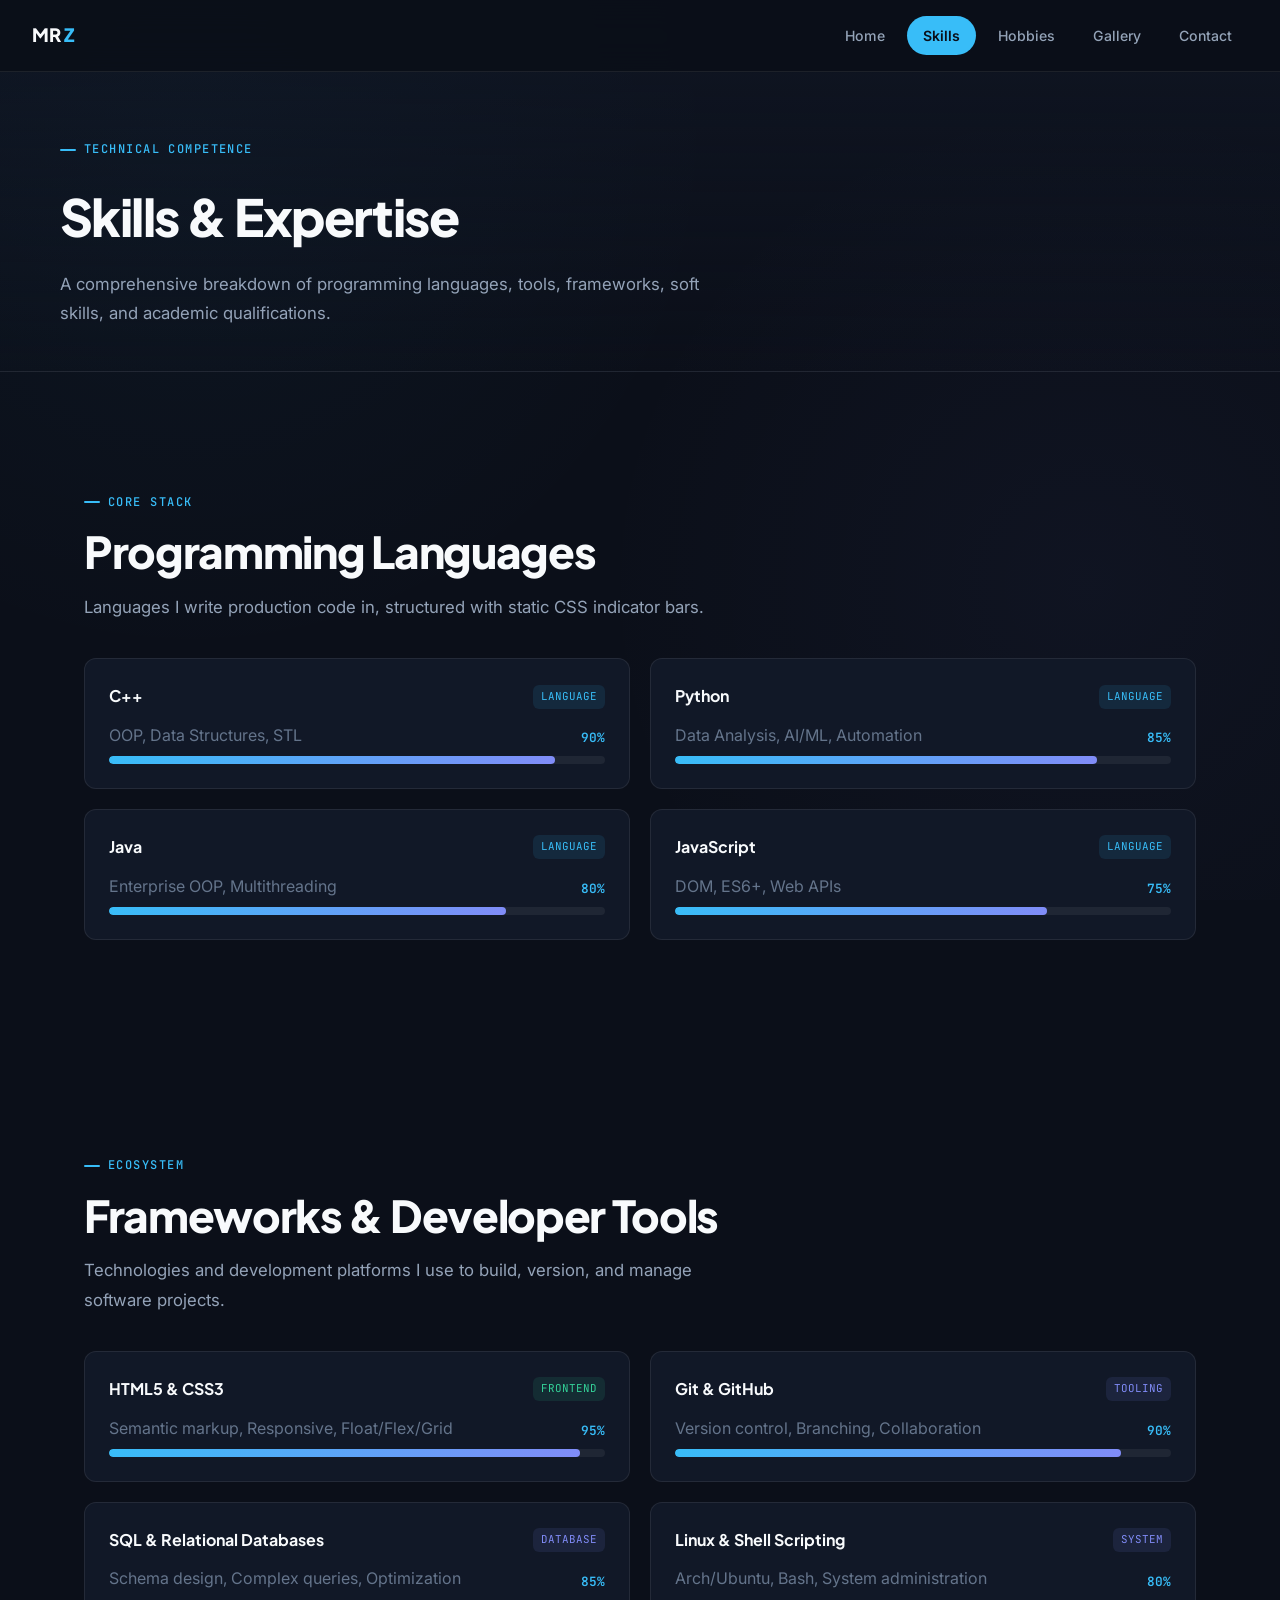
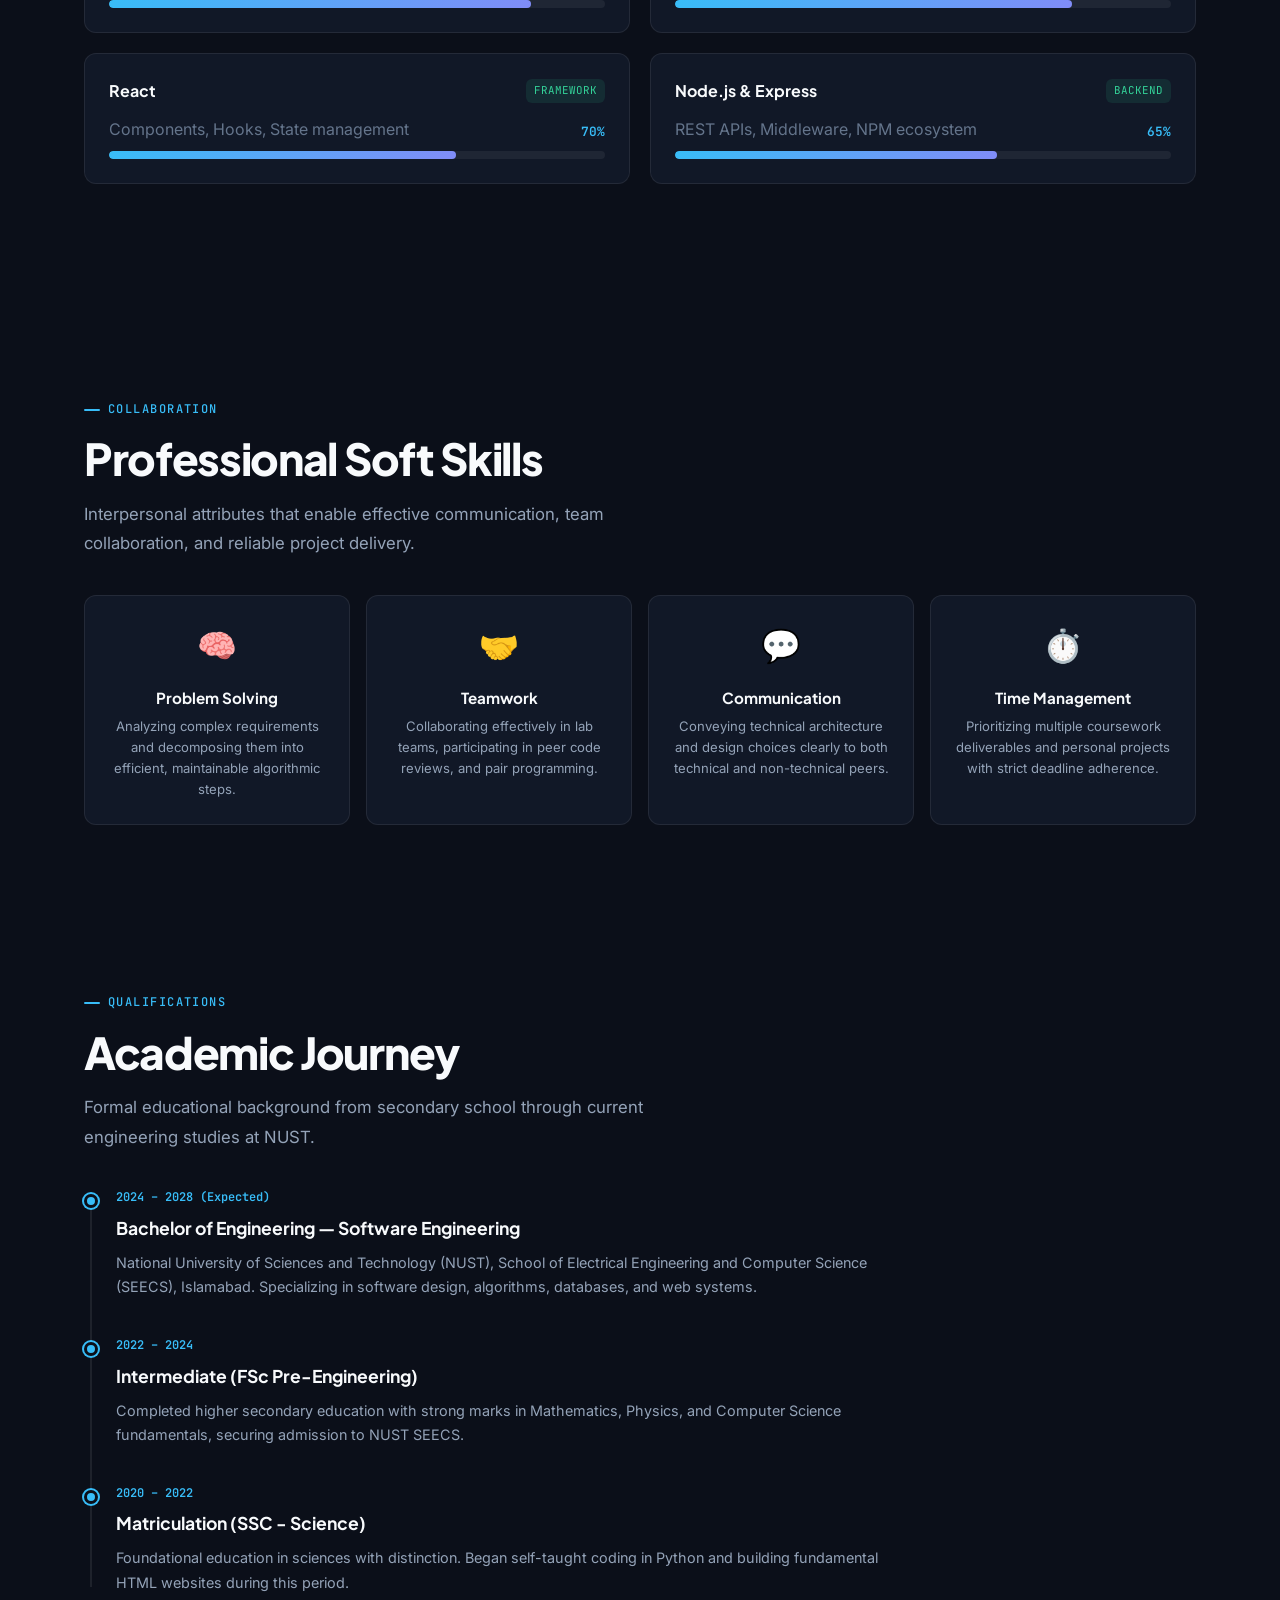
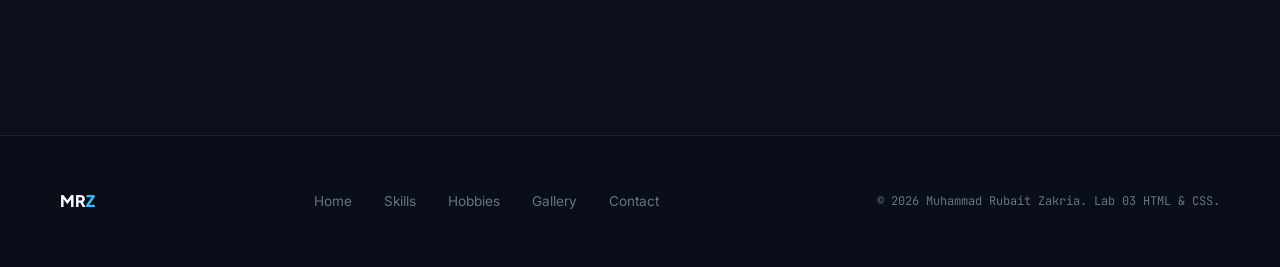
<file: skills.html>
<!DOCTYPE html>
<!-- skills.html — Technical Skills · Muhammad Rubait Zakria Portfolio (HTML & CSS) -->
<html lang="en">
<head>
  <meta charset="UTF-8">
  <meta name="viewport" content="width=device-width, initial-scale=1.0">
  <meta name="description" content="Technical skills of Muhammad Rubait Zakria — C++, Python, Java, JavaScript, React, SQL, Git, Linux, and educational background.">
  <meta name="author" content="Muhammad Rubait Zakria">
  <title>Skills — Muhammad Rubait Zakria</title>
  <link rel="preconnect" href="https://fonts.googleapis.com">
  <link rel="preconnect" href="https://fonts.gstatic.com" crossorigin>
  <link rel="stylesheet" href="css/style.css">
</head>
<body>

  <!-- ===== NAVIGATION ===== -->
  <header>
    <nav class="nav" aria-label="Main navigation">
      <a href="index.html" class="nav-logo">MR<span>Z</span></a>
      <div class="nav-links">
        <a href="index.html">Home</a>
        <a href="skills.html" class="active" aria-current="page">Skills</a>
        <a href="hobbies.html">Hobbies</a>
        <a href="gallery.html">Gallery</a>
        <a href="contact.html">Contact</a>
      </div>
    </nav>
  </header>

  <main>
    <!-- ===== PAGE HEADER ===== -->
    <section class="page-header">
      <div class="page-header-inner">
        <div class="eyebrow">Technical Competence</div>
        <h1 class="page-title">Skills &amp; Expertise</h1>
        <p class="page-subtitle">A comprehensive breakdown of programming languages, tools, frameworks, soft skills, and academic qualifications.</p>
      </div>
    </section>

    <!-- ===== PROGRAMMING LANGUAGES ===== -->
    <section class="section" id="languages" aria-labelledby="lang-heading">
      <div class="eyebrow">Core Stack</div>
      <h2 class="h-xl" id="lang-heading">Programming Languages</h2>
      <p class="body-lg body-lead">Languages I write production code in, structured with static CSS indicator bars.</p>

      <div class="skills-container">
        <!-- C++ -->
        <div class="skill-card">
          <div class="skill-card-top">
            <h3 class="skill-title">C++</h3>
            <span class="skill-category">Language</span>
          </div>
          <div class="flex-between">
            <span class="text-muted">OOP, Data Structures, STL</span>
            <span class="skill-percent">90%</span>
          </div>
          <div class="skill-bar-wrap" aria-label="90% proficiency">
            <div class="skill-bar-fill w-90"></div>
          </div>
        </div>

        <!-- Python -->
        <div class="skill-card">
          <div class="skill-card-top">
            <h3 class="skill-title">Python</h3>
            <span class="skill-category">Language</span>
          </div>
          <div class="flex-between">
            <span class="text-muted">Data Analysis, AI/ML, Automation</span>
            <span class="skill-percent">85%</span>
          </div>
          <div class="skill-bar-wrap" aria-label="85% proficiency">
            <div class="skill-bar-fill w-85"></div>
          </div>
        </div>

        <!-- Java -->
        <div class="skill-card">
          <div class="skill-card-top">
            <h3 class="skill-title">Java</h3>
            <span class="skill-category">Language</span>
          </div>
          <div class="flex-between">
            <span class="text-muted">Enterprise OOP, Multithreading</span>
            <span class="skill-percent">80%</span>
          </div>
          <div class="skill-bar-wrap" aria-label="80% proficiency">
            <div class="skill-bar-fill w-80"></div>
          </div>
        </div>

        <!-- JavaScript -->
        <div class="skill-card">
          <div class="skill-card-top">
            <h3 class="skill-title">JavaScript</h3>
            <span class="skill-category">Language</span>
          </div>
          <div class="flex-between">
            <span class="text-muted">DOM, ES6+, Web APIs</span>
            <span class="skill-percent">75%</span>
          </div>
          <div class="skill-bar-wrap" aria-label="75% proficiency">
            <div class="skill-bar-fill w-75"></div>
          </div>
        </div>
      </div>
    </section>

    <!-- ===== FRAMEWORKS & TOOLS ===== -->
    <section class="section" id="tools" aria-labelledby="tools-heading">
      <div class="eyebrow">Ecosystem</div>
      <h2 class="h-xl" id="tools-heading">Frameworks &amp; Developer Tools</h2>
      <p class="body-lg body-lead">Technologies and development platforms I use to build, version, and manage software projects.</p>

      <div class="skills-container">
        <!-- HTML & CSS -->
        <div class="skill-card">
          <div class="skill-card-top">
            <h3 class="skill-title">HTML5 &amp; CSS3</h3>
            <span class="skill-category cat-fw">Frontend</span>
          </div>
          <div class="flex-between">
            <span class="text-muted">Semantic markup, Responsive, Float/Flex/Grid</span>
            <span class="skill-percent">95%</span>
          </div>
          <div class="skill-bar-wrap" aria-label="95% proficiency">
            <div class="skill-bar-fill w-95"></div>
          </div>
        </div>

        <!-- Git & GitHub -->
        <div class="skill-card">
          <div class="skill-card-top">
            <h3 class="skill-title">Git &amp; GitHub</h3>
            <span class="skill-category cat-tool">Tooling</span>
          </div>
          <div class="flex-between">
            <span class="text-muted">Version control, Branching, Collaboration</span>
            <span class="skill-percent">90%</span>
          </div>
          <div class="skill-bar-wrap" aria-label="90% proficiency">
            <div class="skill-bar-fill w-90"></div>
          </div>
        </div>

        <!-- SQL & Databases -->
        <div class="skill-card">
          <div class="skill-card-top">
            <h3 class="skill-title">SQL &amp; Relational Databases</h3>
            <span class="skill-category cat-tool">Database</span>
          </div>
          <div class="flex-between">
            <span class="text-muted">Schema design, Complex queries, Optimization</span>
            <span class="skill-percent">85%</span>
          </div>
          <div class="skill-bar-wrap" aria-label="85% proficiency">
            <div class="skill-bar-fill w-85"></div>
          </div>
        </div>

        <!-- Linux OS -->
        <div class="skill-card">
          <div class="skill-card-top">
            <h3 class="skill-title">Linux &amp; Shell Scripting</h3>
            <span class="skill-category cat-tool">System</span>
          </div>
          <div class="flex-between">
            <span class="text-muted">Arch/Ubuntu, Bash, System administration</span>
            <span class="skill-percent">80%</span>
          </div>
          <div class="skill-bar-wrap" aria-label="80% proficiency">
            <div class="skill-bar-fill w-80"></div>
          </div>
        </div>

        <!-- React -->
        <div class="skill-card">
          <div class="skill-card-top">
            <h3 class="skill-title">React</h3>
            <span class="skill-category cat-fw">Framework</span>
          </div>
          <div class="flex-between">
            <span class="text-muted">Components, Hooks, State management</span>
            <span class="skill-percent">70%</span>
          </div>
          <div class="skill-bar-wrap" aria-label="70% proficiency">
            <div class="skill-bar-fill w-70"></div>
          </div>
        </div>

        <!-- Node.js -->
        <div class="skill-card">
          <div class="skill-card-top">
            <h3 class="skill-title">Node.js &amp; Express</h3>
            <span class="skill-category cat-fw">Backend</span>
          </div>
          <div class="flex-between">
            <span class="text-muted">REST APIs, Middleware, NPM ecosystem</span>
            <span class="skill-percent">65%</span>
          </div>
          <div class="skill-bar-wrap" aria-label="65% proficiency">
            <div class="skill-bar-fill w-65"></div>
          </div>
        </div>
      </div>
    </section>

    <!-- ===== SOFT SKILLS ===== -->
    <section class="section" id="soft-skills" aria-labelledby="soft-heading">
      <div class="eyebrow">Collaboration</div>
      <h2 class="h-xl" id="soft-heading">Professional Soft Skills</h2>
      <p class="body-lg body-lead">Interpersonal attributes that enable effective communication, team collaboration, and reliable project delivery.</p>

      <div class="soft-skills-grid">
        <div class="soft-skill-card">
          <span class="soft-skill-icon" aria-hidden="true">🧠</span>
          <h4>Problem Solving</h4>
          <p>Analyzing complex requirements and decomposing them into efficient, maintainable algorithmic steps.</p>
        </div>

        <div class="soft-skill-card">
          <span class="soft-skill-icon" aria-hidden="true">🤝</span>
          <h4>Teamwork</h4>
          <p>Collaborating effectively in lab teams, participating in peer code reviews, and pair programming.</p>
        </div>

        <div class="soft-skill-card">
          <span class="soft-skill-icon" aria-hidden="true">💬</span>
          <h4>Communication</h4>
          <p>Conveying technical architecture and design choices clearly to both technical and non-technical peers.</p>
        </div>

        <div class="soft-skill-card">
          <span class="soft-skill-icon" aria-hidden="true">⏱️</span>
          <h4>Time Management</h4>
          <p>Prioritizing multiple coursework deliverables and personal projects with strict deadline adherence.</p>
        </div>
      </div>
    </section>

    <!-- ===== EDUCATION TIMELINE ===== -->
    <section class="section" id="education" aria-labelledby="edu-heading">
      <div class="eyebrow">Qualifications</div>
      <h2 class="h-xl" id="edu-heading">Academic Journey</h2>
      <p class="body-lg body-lead">Formal educational background from secondary school through current engineering studies at NUST.</p>

      <div class="timeline">
        <div class="timeline-item">
          <div class="timeline-date">2024 – 2028 (Expected)</div>
          <h4>Bachelor of Engineering — Software Engineering</h4>
          <p>National University of Sciences and Technology (NUST), School of Electrical Engineering and Computer Science (SEECS), Islamabad. Specializing in software design, algorithms, databases, and web systems.</p>
        </div>

        <div class="timeline-item">
          <div class="timeline-date">2022 – 2024</div>
          <h4>Intermediate (FSc Pre-Engineering)</h4>
          <p>Completed higher secondary education with strong marks in Mathematics, Physics, and Computer Science fundamentals, securing admission to NUST SEECS.</p>
        </div>

        <div class="timeline-item">
          <div class="timeline-date">2020 – 2022</div>
          <h4>Matriculation (SSC - Science)</h4>
          <p>Foundational education in sciences with distinction. Began self-taught coding in Python and building fundamental HTML websites during this period.</p>
        </div>
      </div>
    </section>
  </main>

  <!-- ===== FOOTER ===== -->
  <footer>
    <div class="footer-inner">
      <a href="index.html" class="footer-logo">MR<span>Z</span></a>
      <nav class="footer-nav" aria-label="Footer navigation">
        <a href="index.html">Home</a>
        <a href="skills.html">Skills</a>
        <a href="hobbies.html">Hobbies</a>
        <a href="gallery.html">Gallery</a>
        <a href="contact.html">Contact</a>
      </nav>
      <p class="footer-copy">© 2026 Muhammad Rubait Zakria. Lab 03 HTML &amp; CSS.</p>
    </div>
  </footer>

</body>
</html>
</file>
<file: css/style.css>
/* ═══════════════════════════════════════════════════════════════
   PORTFOLIO — Muhammad Rubait Zakria
   CS344 Web Engineering · Lab 03 (HTML & CSS)
   Clean, Modern, Pure HTML5 + CSS (Zero JavaScript)
   ═══════════════════════════════════════════════════════════════ */

/* ── 1. GOOGLE FONTS ─────────────────────────────────────────── */
@import url("https://fonts.googleapis.com/css2?family=Plus+Jakarta+Sans:wght@400;500;600;700;800&family=Inter:wght@300;400;500;600&family=JetBrains+Mono:wght@400;500;700&display=swap");

/* ── 2. DESIGN TOKENS ────────────────────────────────────────── */
:root {
  /* Color Palette - Modern Deep Slate & Cyan / Indigo Accents */
  --bg-main:        #0b0f19;
  --bg-surface:     #111827;
  --bg-card:        #172033;
  --bg-card-hover:  #1e293b;
  --bg-elevated:    #243048;

  --text-primary:   #f8fafc;
  --text-secondary: #94a3b8;
  --text-muted:     #64748b;

  --accent-cyan:    #38bdf8;
  --accent-cyan-bg: rgba(56, 189, 248, 0.1);
  --accent-indigo:  #818cf8;
  --accent-indigo-bg: rgba(129, 140, 248, 0.1);
  --accent-emerald: #34d399;
  --accent-emerald-bg: rgba(52, 211, 153, 0.1);
  --accent-amber:   #fbbf24;
  --accent-amber-bg: rgba(251, 191, 36, 0.1);

  --gradient-accent: linear-gradient(135deg, #38bdf8 0%, #818cf8 100%);
  --gradient-card:   linear-gradient(180deg, rgba(23, 32, 51, 0.9) 0%, rgba(17, 24, 39, 0.9) 100%);

  --border-subtle:  rgba(255, 255, 255, 0.08);
  --border-card:    rgba(255, 255, 255, 0.12);
  --border-focus:   rgba(56, 189, 248, 0.5);

  --shadow-sm:      0 2px 8px rgba(0, 0, 0, 0.3);
  --shadow-md:      0 8px 24px rgba(0, 0, 0, 0.4);
  --shadow-lg:      0 16px 40px rgba(0, 0, 0, 0.5);
  --shadow-glow:    0 0 24px rgba(56, 189, 248, 0.2);

  /* Radii */
  --radius-sm:      6px;
  --radius-md:      12px;
  --radius-lg:      18px;
  --radius-full:    9999px;

  /* Typography */
  --font-heading:   "Plus Jakarta Sans", system-ui, sans-serif;
  --font-body:      "Inter", system-ui, sans-serif;
  --font-mono:      "JetBrains Mono", monospace;

  /* Spacing & Layout */
  --container-max:  1160px;
  --section-pad:    80px 24px;
  --header-height:  72px;

  /* Transitions */
  --transition-fast: 0.18s ease;
  --transition-norm: 0.28s ease;
}

/* ── 3. RESET & BASE ─────────────────────────────────────────── */
*, *::before, *::after {
  margin: 0;
  padding: 0;
  box-sizing: border-box;
}

html {
  scroll-behavior: smooth;
  font-size: 16px;
  -webkit-text-size-adjust: 100%;
}

body {
  font-family: var(--font-body);
  background-color: var(--bg-main);
  color: var(--text-primary);
  line-height: 1.65;
  min-height: 100vh;
  overflow-x: hidden;
  background-image:
    radial-gradient(circle at 15% 15%, rgba(56, 189, 248, 0.04) 0%, transparent 40%),
    radial-gradient(circle at 85% 65%, rgba(129, 140, 248, 0.04) 0%, transparent 40%);
  background-attachment: fixed;
}

img {
  display: block;
  max-width: 100%;
  height: auto;
}

a {
  color: inherit;
  text-decoration: none;
  transition: color var(--transition-fast);
}

ul, ol {
  list-style: none;
}

button, input, textarea, select {
  font: inherit;
}

/* ── 4. LAYOUT & FLOAT UTILITIES (Lab 03 Core) ───────────────── */
.container {
  max-width: var(--container-max);
  margin-left: auto;
  margin-right: auto;
  padding-left: 24px;
  padding-right: 24px;
}

.section {
  padding: var(--section-pad);
  max-width: var(--container-max);
  margin-left: auto;
  margin-right: auto;
}

.float-left {
  float: left;
}

.float-right {
  float: right;
}

.clear {
  clear: both;
}

.clearfix::after {
  content: "";
  display: table;
  clear: both;
}

/* ── 5. NAVIGATION ───────────────────────────────────────────── */
.nav {
  position: sticky;
  top: 0;
  left: 0;
  right: 0;
  z-index: 100;
  height: var(--header-height);
  background: rgba(11, 15, 25, 0.88);
  backdrop-filter: blur(16px);
  -webkit-backdrop-filter: blur(16px);
  border-bottom: 1px solid var(--border-subtle);
  display: flex;
  align-items: center;
  justify-content: space-between;
  padding: 0 32px;
}

.nav-logo {
  font-family: var(--font-heading);
  font-size: 1.15rem;
  font-weight: 800;
  letter-spacing: -0.02em;
  color: var(--text-primary);
  display: flex;
  align-items: center;
  gap: 4px;
}

.nav-logo span {
  color: var(--accent-cyan);
}

.nav-logo:hover {
  color: var(--accent-cyan);
}

.nav-links {
  display: flex;
  align-items: center;
  gap: 6px;
}

.nav-links a {
  font-size: 0.88rem;
  font-weight: 500;
  color: var(--text-secondary);
  padding: 8px 16px;
  border-radius: var(--radius-full);
  transition: all var(--transition-fast);
}

.nav-links a:hover {
  color: var(--text-primary);
  background: rgba(255, 255, 255, 0.06);
}

.nav-links a.active {
  color: #0b0f19;
  background: var(--accent-cyan);
  font-weight: 600;
}

/* ── 6. TYPOGRAPHY & HEADINGS ────────────────────────────────── */
.eyebrow {
  display: inline-flex;
  align-items: center;
  gap: 8px;
  font-family: var(--font-mono);
  font-size: 0.75rem;
  font-weight: 500;
  letter-spacing: 0.12em;
  text-transform: uppercase;
  color: var(--accent-cyan);
  margin-bottom: 14px;
}

.eyebrow::before {
  content: "";
  display: inline-block;
  width: 16px;
  height: 2px;
  background: var(--accent-cyan);
  border-radius: 1px;
}

.h-xl {
  font-family: var(--font-heading);
  font-size: clamp(2rem, 3.5vw, 2.75rem);
  font-weight: 800;
  line-height: 1.15;
  letter-spacing: -0.03em;
  color: var(--text-primary);
  margin-bottom: 16px;
}

.h-lg {
  font-family: var(--font-heading);
  font-size: clamp(1.4rem, 2.2vw, 1.85rem);
  font-weight: 700;
  letter-spacing: -0.02em;
  color: var(--text-primary);
  margin-bottom: 12px;
}

.h-md {
  font-family: var(--font-heading);
  font-size: 1.15rem;
  font-weight: 700;
  letter-spacing: -0.01em;
  color: var(--text-primary);
  margin-bottom: 8px;
}

.body-lg {
  font-size: 1.05rem;
  color: var(--text-secondary);
  line-height: 1.75;
  margin-bottom: 24px;
}

.body-lead {
  max-width: 620px;
  margin-bottom: 36px;
}

/* ── 7. BUTTONS ──────────────────────────────────────────────── */
.btn-group {
  display: flex;
  gap: 12px;
  flex-wrap: wrap;
  align-items: center;
}

.btn {
  display: inline-flex;
  align-items: center;
  justify-content: center;
  gap: 8px;
  padding: 12px 24px;
  border-radius: var(--radius-full);
  font-family: var(--font-heading);
  font-size: 0.9rem;
  font-weight: 600;
  letter-spacing: 0.01em;
  transition: all var(--transition-norm);
  cursor: pointer;
  border: 1px solid transparent;
}

.btn-primary {
  background: var(--accent-cyan);
  color: #0b0f19;
  box-shadow: 0 4px 14px rgba(56, 189, 248, 0.25);
}

.btn-primary:hover {
  background: #7dd3fc;
  transform: translateY(-2px);
  box-shadow: 0 6px 20px rgba(56, 189, 248, 0.35);
}

.btn-secondary {
  background: rgba(255, 255, 255, 0.05);
  color: var(--text-primary);
  border-color: var(--border-subtle);
}

.btn-secondary:hover {
  background: rgba(255, 255, 255, 0.1);
  border-color: rgba(255, 255, 255, 0.2);
  transform: translateY(-2px);
}

.btn-outline {
  background: transparent;
  color: var(--accent-cyan);
  border-color: var(--accent-cyan);
}

.btn-outline:hover {
  background: var(--accent-cyan-bg);
  transform: translateY(-2px);
}

/* ── 8. HERO SECTION (index.html) ────────────────────────────── */
.hero {
  padding: 70px 24px 60px;
  max-width: var(--container-max);
  margin: 0 auto;
}

.hero-wrapper {
  display: grid;
  grid-template-columns: 1.2fr 0.8fr;
  gap: 56px;
  align-items: center;
}

.hero-status {
  display: inline-flex;
  align-items: center;
  gap: 8px;
  padding: 6px 14px;
  border-radius: var(--radius-full);
  background: rgba(56, 189, 248, 0.08);
  border: 1px solid rgba(56, 189, 248, 0.2);
  font-family: var(--font-mono);
  font-size: 0.75rem;
  color: var(--accent-cyan);
  margin-bottom: 24px;
}

.status-dot {
  width: 7px;
  height: 7px;
  border-radius: 50%;
  background: var(--accent-emerald);
  box-shadow: 0 0 8px var(--accent-emerald);
}

.hero-title {
  font-family: var(--font-heading);
  font-size: clamp(2.4rem, 5vw, 3.8rem);
  font-weight: 800;
  line-height: 1.1;
  letter-spacing: -0.035em;
  margin-bottom: 20px;
  color: var(--text-primary);
}

.hero-title .gradient-text {
  background: var(--gradient-accent);
  -webkit-background-clip: text;
  -webkit-text-fill-color: transparent;
}

.hero-desc {
  font-size: 1.08rem;
  color: var(--text-secondary);
  line-height: 1.75;
  margin-bottom: 32px;
  max-width: 540px;
}

.hero-tags {
  display: flex;
  flex-wrap: wrap;
  gap: 8px;
  margin-bottom: 36px;
}

.hero-tag {
  font-family: var(--font-mono);
  font-size: 0.72rem;
  color: var(--text-muted);
  background: var(--bg-surface);
  border: 1px solid var(--border-subtle);
  padding: 4px 10px;
  border-radius: var(--radius-sm);
}

/* Hero Visual Card */
.hero-card {
  background: var(--gradient-card);
  border: 1px solid var(--border-card);
  border-radius: var(--radius-lg);
  padding: 32px;
  box-shadow: var(--shadow-lg);
  position: relative;
}

.hero-card-header {
  display: flex;
  align-items: center;
  gap: 16px;
  margin-bottom: 24px;
  padding-bottom: 20px;
  border-bottom: 1px solid var(--border-subtle);
}

.hero-avatar {
  width: 72px;
  height: 72px;
  border-radius: var(--radius-md);
  object-fit: cover;
  border: 2px solid var(--accent-cyan);
}

.hero-meta-title {
  font-family: var(--font-heading);
  font-size: 1.15rem;
  font-weight: 700;
  color: var(--text-primary);
}

.hero-meta-sub {
  font-size: 0.85rem;
  color: var(--text-muted);
}

.hero-quick-list {
  display: flex;
  flex-direction: column;
  gap: 12px;
}

.quick-item {
  display: flex;
  justify-content: space-between;
  align-items: center;
  padding: 10px 14px;
  background: rgba(255, 255, 255, 0.03);
  border-radius: var(--radius-sm);
  border: 1px solid var(--border-subtle);
}

.quick-label {
  font-family: var(--font-mono);
  font-size: 0.75rem;
  color: var(--text-muted);
  text-transform: uppercase;
}

.quick-value {
  font-size: 0.88rem;
  font-weight: 600;
  color: var(--accent-cyan);
}

/* ── 9. STATS ROW ────────────────────────────────────────────── */
.stats-grid {
  display: grid;
  grid-template-columns: repeat(4, 1fr);
  gap: 16px;
  margin-top: 16px;
  margin-bottom: 40px;
}

.stat-box {
  background: var(--bg-surface);
  border: 1px solid var(--border-subtle);
  border-radius: var(--radius-md);
  padding: 24px 20px;
  text-align: center;
  transition: transform var(--transition-norm), border-color var(--transition-norm);
}

.stat-box:hover {
  transform: translateY(-3px);
  border-color: var(--border-focus);
}

.stat-number {
  font-family: var(--font-heading);
  font-size: 2rem;
  font-weight: 800;
  color: var(--accent-cyan);
  line-height: 1.1;
  margin-bottom: 6px;
}

.stat-label {
  font-family: var(--font-mono);
  font-size: 0.72rem;
  letter-spacing: 0.08em;
  text-transform: uppercase;
  color: var(--text-muted);
}

/* ── 10. ABOUT ME SECTION (Lab 03 Float & Clear) ─────────────── */
.about-box {
  background: var(--bg-surface);
  border: 1px solid var(--border-subtle);
  border-radius: var(--radius-lg);
  padding: 44px;
  margin-top: 20px;
}

.about-img-col {
  float: left;
  width: 38%;
  margin-right: 4%;
}

.about-text-col {
  float: right;
  width: 58%;
}

.about-photo-wrapper {
  border-radius: var(--radius-md);
  overflow: hidden;
  border: 1px solid var(--border-card);
  box-shadow: var(--shadow-md);
  background: var(--bg-card);
  position: relative;
}

.about-photo-wrapper img {
  width: 100%;
  aspect-ratio: 4/5;
  object-fit: cover;
  transition: transform var(--transition-norm);
}

.about-photo-wrapper:hover img {
  transform: scale(1.03);
}

.about-badge {
  position: absolute;
  bottom: 12px;
  left: 12px;
  right: 12px;
  background: rgba(11, 15, 25, 0.85);
  backdrop-filter: blur(8px);
  padding: 8px 12px;
  border-radius: var(--radius-sm);
  border: 1px solid var(--border-subtle);
  font-family: var(--font-mono);
  font-size: 0.72rem;
  color: var(--accent-cyan);
  text-align: center;
}

.about-body p {
  color: var(--text-secondary);
  font-size: 0.98rem;
  line-height: 1.8;
  margin-bottom: 18px;
}

.about-body strong {
  color: var(--text-primary);
}

.about-grid-info {
  display: grid;
  grid-template-columns: 1fr 1fr;
  gap: 12px;
  margin-top: 24px;
  padding-top: 24px;
  border-top: 1px solid var(--border-subtle);
}

.info-item {
  display: flex;
  flex-direction: column;
}

.info-label {
  font-family: var(--font-mono);
  font-size: 0.7rem;
  letter-spacing: 0.08em;
  text-transform: uppercase;
  color: var(--accent-cyan);
  margin-bottom: 4px;
}

.info-val {
  font-size: 0.92rem;
  font-weight: 500;
  color: var(--text-primary);
}

/* ── 11. FEATURED SERVICES / FOCUS AREAS ─────────────────────── */
.services-grid {
  display: grid;
  grid-template-columns: repeat(3, 1fr);
  gap: 20px;
  margin-top: 28px;
}

.service-card {
  background: var(--bg-surface);
  border: 1px solid var(--border-subtle);
  border-radius: var(--radius-md);
  padding: 30px 24px;
  transition: transform var(--transition-norm), border-color var(--transition-norm), background var(--transition-norm);
}

.service-card:hover {
  transform: translateY(-4px);
  border-color: var(--border-focus);
  background: var(--bg-card);
}

.service-icon {
  font-size: 2.2rem;
  margin-bottom: 16px;
  display: block;
}

.service-card h3 {
  font-family: var(--font-heading);
  font-size: 1.15rem;
  font-weight: 700;
  color: var(--text-primary);
  margin-bottom: 10px;
}

.service-card p {
  font-size: 0.88rem;
  color: var(--text-secondary);
  line-height: 1.7;
}

/* ── 12. PAGE HERO (Subpages: skills, hobbies, gallery, contact) */
.page-header {
  padding: 60px 24px 44px;
  background: linear-gradient(180deg, rgba(17, 24, 39, 0.5) 0%, transparent 100%);
  border-bottom: 1px solid var(--border-subtle);
  margin-bottom: 32px;
}

.page-header-inner {
  max-width: var(--container-max);
  margin: 0 auto;
}

.page-title {
  font-family: var(--font-heading);
  font-size: clamp(2.2rem, 4vw, 3.2rem);
  font-weight: 800;
  letter-spacing: -0.03em;
  color: var(--text-primary);
  margin-bottom: 12px;
}

.page-subtitle {
  font-size: 1.05rem;
  color: var(--text-secondary);
  max-width: 640px;
  line-height: 1.7;
}

/* ── 13. SKILLS PAGE (skills.html) ───────────────────────────── */
.skills-container {
  display: grid;
  grid-template-columns: repeat(2, 1fr);
  gap: 20px;
  margin-bottom: 48px;
}

.skill-card {
  background: var(--bg-surface);
  border: 1px solid var(--border-subtle);
  border-radius: var(--radius-md);
  padding: 24px;
  transition: border-color var(--transition-norm);
}

.skill-card:hover {
  border-color: var(--border-focus);
}

.skill-card-top {
  display: flex;
  justify-content: space-between;
  align-items: center;
  margin-bottom: 12px;
}

.skill-title {
  font-family: var(--font-heading);
  font-size: 1rem;
  font-weight: 700;
  color: var(--text-primary);
}

.skill-category {
  font-family: var(--font-mono);
  font-size: 0.68rem;
  text-transform: uppercase;
  padding: 3px 8px;
  border-radius: var(--radius-sm);
  background: var(--accent-cyan-bg);
  color: var(--accent-cyan);
}

.skill-category.cat-tool {
  background: var(--accent-indigo-bg);
  color: var(--accent-indigo);
}

.skill-category.cat-fw {
  background: var(--accent-emerald-bg);
  color: var(--accent-emerald);
}

.skill-bar-wrap {
  height: 8px;
  background: rgba(255, 255, 255, 0.06);
  border-radius: var(--radius-full);
  overflow: hidden;
  position: relative;
  margin-top: 8px;
}

.skill-bar-fill {
  height: 100%;
  background: var(--gradient-accent);
  border-radius: var(--radius-full);
  transition: width 1s ease;
}

.w-95 { width: 95%; }
.w-90 { width: 90%; }
.w-85 { width: 85%; }
.w-80 { width: 80%; }
.w-75 { width: 75%; }
.w-70 { width: 70%; }
.w-65 { width: 65%; }
.w-60 { width: 60%; }

.skill-percent {
  font-family: var(--font-mono);
  font-size: 0.8rem;
  font-weight: 600;
  color: var(--accent-cyan);
}

/* Soft Skills Cards */
.soft-skills-grid {
  display: grid;
  grid-template-columns: repeat(4, 1fr);
  gap: 16px;
  margin-top: 24px;
}

.soft-skill-card {
  background: var(--bg-surface);
  border: 1px solid var(--border-subtle);
  border-radius: var(--radius-md);
  padding: 24px 20px;
  text-align: center;
  transition: transform var(--transition-norm), border-color var(--transition-norm);
}

.soft-skill-card:hover {
  transform: translateY(-4px);
  border-color: var(--border-focus);
}

.soft-skill-icon {
  font-size: 2rem;
  margin-bottom: 12px;
  display: block;
}

.soft-skill-card h4 {
  font-family: var(--font-heading);
  font-size: 0.95rem;
  font-weight: 700;
  color: var(--text-primary);
  margin-bottom: 6px;
}

.soft-skill-card p {
  font-size: 0.82rem;
  color: var(--text-secondary);
  line-height: 1.6;
}

/* Education Timeline */
.timeline {
  position: relative;
  padding-left: 32px;
  margin-top: 24px;
  max-width: 800px;
}

.timeline::before {
  content: "";
  position: absolute;
  left: 6px;
  top: 8px;
  bottom: 8px;
  width: 2px;
  background: var(--border-subtle);
}

.timeline-item {
  position: relative;
  padding-bottom: 36px;
}

.timeline-item:last-child {
  padding-bottom: 0;
}

.timeline-item::before {
  content: "";
  position: absolute;
  left: -32px;
  top: 6px;
  width: 14px;
  height: 14px;
  border-radius: 50%;
  background: var(--accent-cyan);
  border: 3px solid var(--bg-main);
  box-shadow: 0 0 0 2px var(--accent-cyan);
}

.timeline-date {
  font-family: var(--font-mono);
  font-size: 0.75rem;
  font-weight: 600;
  color: var(--accent-cyan);
  margin-bottom: 6px;
}

.timeline-item h4 {
  font-family: var(--font-heading);
  font-size: 1.1rem;
  font-weight: 700;
  color: var(--text-primary);
  margin-bottom: 8px;
}

.timeline-item p {
  font-size: 0.9rem;
  color: var(--text-secondary);
  line-height: 1.7;
}

/* ── 14. HOBBIES PAGE (hobbies.html) ─────────────────────────── */
.hobbies-grid {
  display: grid;
  grid-template-columns: repeat(3, 1fr);
  gap: 20px;
  margin-bottom: 48px;
}

.hobby-card {
  background: var(--bg-surface);
  border: 1px solid var(--border-subtle);
  border-radius: var(--radius-md);
  padding: 28px 24px;
  transition: transform var(--transition-norm), border-color var(--transition-norm);
}

.hobby-card:hover {
  transform: translateY(-4px);
  border-color: var(--border-focus);
}

.hobby-card.featured {
  grid-column: span 2;
  background: var(--gradient-card);
  border-color: var(--border-card);
}

.hobby-icon {
  font-size: 2.2rem;
  margin-bottom: 14px;
  display: block;
}

.hobby-card h3 {
  font-family: var(--font-heading);
  font-size: 1.15rem;
  font-weight: 700;
  color: var(--text-primary);
  margin-bottom: 10px;
}

.hobby-card p {
  font-size: 0.88rem;
  color: var(--text-secondary);
  line-height: 1.7;
  margin-bottom: 14px;
}

.hobby-card ul li {
  font-size: 0.82rem;
  color: var(--text-secondary);
  padding: 4px 0 4px 16px;
  position: relative;
}

.hobby-card ul li::before {
  content: "•";
  position: absolute;
  left: 0;
  color: var(--accent-cyan);
  font-weight: bold;
}

/* Quote & Fun fact */
.quote-card {
  background: var(--bg-surface);
  border-left: 4px solid var(--accent-cyan);
  border-radius: 0 var(--radius-md) var(--radius-md) 0;
  padding: 32px 36px;
  margin-bottom: 36px;
}

.quote-card blockquote {
  font-family: var(--font-heading);
  font-size: 1.35rem;
  font-weight: 600;
  line-height: 1.4;
  color: var(--text-primary);
  margin-bottom: 12px;
}

.quote-card cite {
  font-family: var(--font-mono);
  font-size: 0.8rem;
  color: var(--accent-cyan);
  font-style: normal;
}

.fun-fact {
  background: rgba(56, 189, 248, 0.04);
  border: 1px solid rgba(56, 189, 248, 0.15);
  border-radius: var(--radius-md);
  padding: 32px;
  text-align: center;
}

.fun-fact h3 {
  font-family: var(--font-heading);
  font-size: 1.2rem;
  font-weight: 700;
  color: var(--accent-cyan);
  margin-bottom: 10px;
}

.fun-fact p {
  font-size: 0.95rem;
  color: var(--text-secondary);
  max-width: 680px;
  margin: 0 auto;
  line-height: 1.75;
}

/* ── 15. GALLERY PAGE (gallery.html) ─────────────────────────── */
/* Float Layout for Lab 03 compliance */
.gallery-float-grid {
  margin-top: 24px;
}

.gallery-item-wrap {
  float: left;
  width: 31.33%;
  margin-right: 3%;
  margin-bottom: 24px;
}

.gallery-item-wrap:nth-child(3n) {
  margin-right: 0;
}

.gallery-card {
  display: block;
  background: var(--bg-surface);
  border: 1px solid var(--border-subtle);
  border-radius: var(--radius-md);
  overflow: hidden;
  position: relative;
  transition: transform var(--transition-norm), border-color var(--transition-norm), box-shadow var(--transition-norm);
}

.gallery-card:hover {
  transform: translateY(-4px);
  border-color: var(--border-focus);
  box-shadow: var(--shadow-md);
}

.gallery-card img {
  width: 100%;
  aspect-ratio: 4/3;
  object-fit: cover;
  transition: transform var(--transition-norm);
}

.gallery-card:hover img {
  transform: scale(1.05);
}

.gallery-info {
  padding: 18px 20px;
}

.gallery-tag {
  font-family: var(--font-mono);
  font-size: 0.68rem;
  text-transform: uppercase;
  color: var(--accent-cyan);
  margin-bottom: 4px;
}

.gallery-title {
  font-family: var(--font-heading);
  font-size: 1.05rem;
  font-weight: 700;
  color: var(--text-primary);
  margin-bottom: 4px;
}

.gallery-desc {
  font-size: 0.82rem;
  color: var(--text-secondary);
  line-height: 1.5;
}

/* Pure CSS Lightbox via :target */
.lightbox-modal {
  display: none;
  position: fixed;
  inset: 0;
  z-index: 1000;
  background: rgba(11, 15, 25, 0.94);
  backdrop-filter: blur(12px);
  -webkit-backdrop-filter: blur(12px);
  align-items: center;
  justify-content: center;
  padding: 24px;
}

.lightbox-modal:target {
  display: flex;
}

.lightbox-backdrop {
  position: absolute;
  inset: 0;
  cursor: default;
}

.lightbox-content {
  position: relative;
  z-index: 1001;
  max-width: 900px;
  width: 100%;
  background: var(--bg-surface);
  border: 1px solid var(--border-card);
  border-radius: var(--radius-lg);
  overflow: hidden;
  box-shadow: var(--shadow-lg);
}

.lightbox-content img {
  width: 100%;
  max-height: 70vh;
  object-fit: contain;
  background: #000;
}

.lightbox-footer {
  padding: 20px 24px;
  display: flex;
  justify-content: space-between;
  align-items: center;
  background: var(--bg-surface);
}

.lightbox-caption h4 {
  font-family: var(--font-heading);
  font-size: 1.1rem;
  font-weight: 700;
  color: var(--text-primary);
}

.lightbox-caption p {
  font-size: 0.85rem;
  color: var(--text-secondary);
}

.lightbox-close {
  display: inline-flex;
  align-items: center;
  justify-content: center;
  width: 36px;
  height: 36px;
  border-radius: 50%;
  background: rgba(255, 255, 255, 0.1);
  color: var(--text-primary);
  font-size: 1.1rem;
  font-weight: bold;
  transition: background var(--transition-fast);
}

.lightbox-close:hover {
  background: var(--accent-cyan);
  color: #0b0f19;
}

/* ── 16. CONTACT PAGE (contact.html) ─────────────────────────── */
.contact-grid {
  display: grid;
  grid-template-columns: 1.3fr 0.7fr;
  gap: 36px;
  align-items: start;
  margin-bottom: 56px;
}

.contact-form-box {
  background: var(--bg-surface);
  border: 1px solid var(--border-subtle);
  border-radius: var(--radius-lg);
  padding: 36px;
}

.form-row {
  display: grid;
  grid-template-columns: 1fr 1fr;
  gap: 16px;
  margin-bottom: 20px;
}

.form-group {
  display: flex;
  flex-direction: column;
  gap: 8px;
  margin-bottom: 20px;
}

.form-label {
  font-family: var(--font-heading);
  font-size: 0.85rem;
  font-weight: 600;
  color: var(--text-primary);
}

.form-control {
  width: 100%;
  padding: 12px 16px;
  background: var(--bg-main);
  border: 1px solid var(--border-subtle);
  border-radius: var(--radius-sm);
  color: var(--text-primary);
  font-size: 0.92rem;
  transition: border-color var(--transition-fast), box-shadow var(--transition-fast);
}

.form-control:focus {
  outline: none;
  border-color: var(--accent-cyan);
  box-shadow: 0 0 0 3px rgba(56, 189, 248, 0.15);
}

textarea.form-control {
  resize: vertical;
  min-height: 120px;
}

.contact-sidebar {
  display: flex;
  flex-direction: column;
  gap: 16px;
}

.contact-card {
  background: var(--bg-surface);
  border: 1px solid var(--border-subtle);
  border-radius: var(--radius-md);
  padding: 20px;
  display: flex;
  align-items: flex-start;
  gap: 16px;
  transition: border-color var(--transition-norm), transform var(--transition-norm);
}

.contact-card:hover {
  border-color: var(--border-focus);
  transform: translateX(4px);
}

.contact-icon {
  font-size: 1.4rem;
  background: var(--accent-cyan-bg);
  width: 44px;
  height: 44px;
  display: flex;
  align-items: center;
  justify-content: center;
  border-radius: var(--radius-sm);
  flex-shrink: 0;
}

.contact-details h4 {
  font-family: var(--font-heading);
  font-size: 0.9rem;
  font-weight: 700;
  color: var(--text-primary);
  margin-bottom: 2px;
}

.contact-details p {
  font-size: 0.85rem;
  color: var(--text-secondary);
}

.contact-details a {
  color: var(--accent-cyan);
}

.contact-details a:hover {
  text-decoration: underline;
}

/* FAQ Accordion (Pure HTML5 & CSS) */
.faq-list {
  max-width: 820px;
  margin: 0 auto;
  display: flex;
  flex-direction: column;
  gap: 12px;
}

.faq-card {
  background: var(--bg-surface);
  border: 1px solid var(--border-subtle);
  border-radius: var(--radius-md);
  overflow: hidden;
  transition: border-color var(--transition-fast);
}

.faq-card[open] {
  border-color: var(--border-focus);
}

.faq-card summary {
  list-style: none;
  padding: 20px 24px;
  display: flex;
  align-items: center;
  justify-content: space-between;
  cursor: pointer;
  user-select: none;
  font-family: var(--font-heading);
  font-size: 0.98rem;
  font-weight: 600;
  color: var(--text-primary);
  transition: color var(--transition-fast), background var(--transition-fast);
}

.faq-card summary::-webkit-details-marker {
  display: none;
}

.faq-card summary:hover {
  background: rgba(255, 255, 255, 0.02);
}

.faq-icon {
  font-size: 1.2rem;
  color: var(--accent-cyan);
  transition: transform var(--transition-norm);
}

.faq-card[open] .faq-icon {
  transform: rotate(45deg);
}

.faq-answer {
  padding: 0 24px 20px;
  font-size: 0.9rem;
  color: var(--text-secondary);
  line-height: 1.7;
  border-top: 1px solid rgba(255, 255, 255, 0.04);
  padding-top: 14px;
}

/* ── 17. FOOTER ──────────────────────────────────────────────── */
footer {
  border-top: 1px solid var(--border-subtle);
  padding: 48px 24px;
  margin-top: 60px;
  background: rgba(11, 15, 25, 0.7);
}

.footer-inner {
  max-width: var(--container-max);
  margin: 0 auto;
  display: flex;
  align-items: center;
  justify-content: space-between;
  flex-wrap: wrap;
  gap: 20px;
}

.footer-logo {
  font-family: var(--font-heading);
  font-size: 1rem;
  font-weight: 800;
  color: var(--text-primary);
}

.footer-logo span {
  color: var(--accent-cyan);
}

.footer-nav {
  display: flex;
  gap: 8px;
  flex-wrap: wrap;
}

.footer-nav a {
  font-size: 0.85rem;
  color: var(--text-muted);
  padding: 6px 12px;
  border-radius: var(--radius-sm);
}

.footer-nav a:hover {
  color: var(--text-primary);
}

.footer-copy {
  font-family: var(--font-mono);
  font-size: 0.75rem;
  color: var(--text-muted);
}

/* ── 18. UTILITY CLASSES ─────────────────────────────────────── */
.text-center { text-align: center; }
.text-cyan { color: var(--accent-cyan); }
.text-muted { color: var(--text-muted); }
.mt-12 { margin-top: 12px; }
.mt-20 { margin-top: 20px; }
.mt-32 { margin-top: 32px; }
.mb-12 { margin-bottom: 12px; }
.mb-20 { margin-bottom: 20px; }
.mb-32 { margin-bottom: 32px; }
.mb-40 { margin-bottom: 40px; }
.flex-between { display: flex; align-items: flex-end; justify-content: space-between; flex-wrap: wrap; gap: 16px; }

/* ── 19. RESPONSIVE DESIGN (Media Queries) ───────────────────── */
@media (max-width: 992px) {
  .hero-wrapper {
    grid-template-columns: 1fr;
    gap: 40px;
  }

  .stats-grid {
    grid-template-columns: repeat(2, 1fr);
  }

  .about-img-col {
    float: none;
    width: 100%;
    max-width: 320px;
    margin: 0 auto 32px;
  }

  .about-text-col {
    float: none;
    width: 100%;
  }

  .services-grid {
    grid-template-columns: repeat(2, 1fr);
  }

  .skills-container {
    grid-template-columns: 1fr;
  }

  .soft-skills-grid {
    grid-template-columns: repeat(2, 1fr);
  }

  .hobbies-grid {
    grid-template-columns: repeat(2, 1fr);
  }

  .hobby-card.featured {
    grid-column: span 2;
  }

  .gallery-item-wrap {
    width: 48%;
    margin-right: 4%;
  }

  .gallery-item-wrap:nth-child(3n) {
    margin-right: 4%;
  }

  .gallery-item-wrap:nth-child(2n) {
    margin-right: 0;
  }

  .contact-grid {
    grid-template-columns: 1fr;
  }
}

@media (max-width: 768px) {
  :root {
    --section-pad: 56px 16px;
  }

  .nav {
    padding: 0 16px;
    height: auto;
    min-height: 64px;
    flex-wrap: wrap;
    gap: 12px;
    padding-top: 10px;
    padding-bottom: 10px;
  }

  .nav-links {
    width: 100%;
    justify-content: center;
    flex-wrap: wrap;
    gap: 4px;
  }

  .nav-links a {
    font-size: 0.8rem;
    padding: 6px 12px;
  }

  .hero {
    padding: 40px 16px 40px;
  }

  .stats-grid {
    grid-template-columns: 1fr 1fr;
  }

  .services-grid {
    grid-template-columns: 1fr;
  }

  .hobbies-grid {
    grid-template-columns: 1fr;
  }

  .hobby-card.featured {
    grid-column: span 1;
  }

  .soft-skills-grid {
    grid-template-columns: 1fr;
  }

  .gallery-item-wrap {
    float: none;
    width: 100%;
    margin-right: 0;
  }

  .form-row {
    grid-template-columns: 1fr;
  }

  .about-box {
    padding: 24px;
  }

  .footer-inner {
    flex-direction: column;
    align-items: flex-start;
  }
}
</file>
